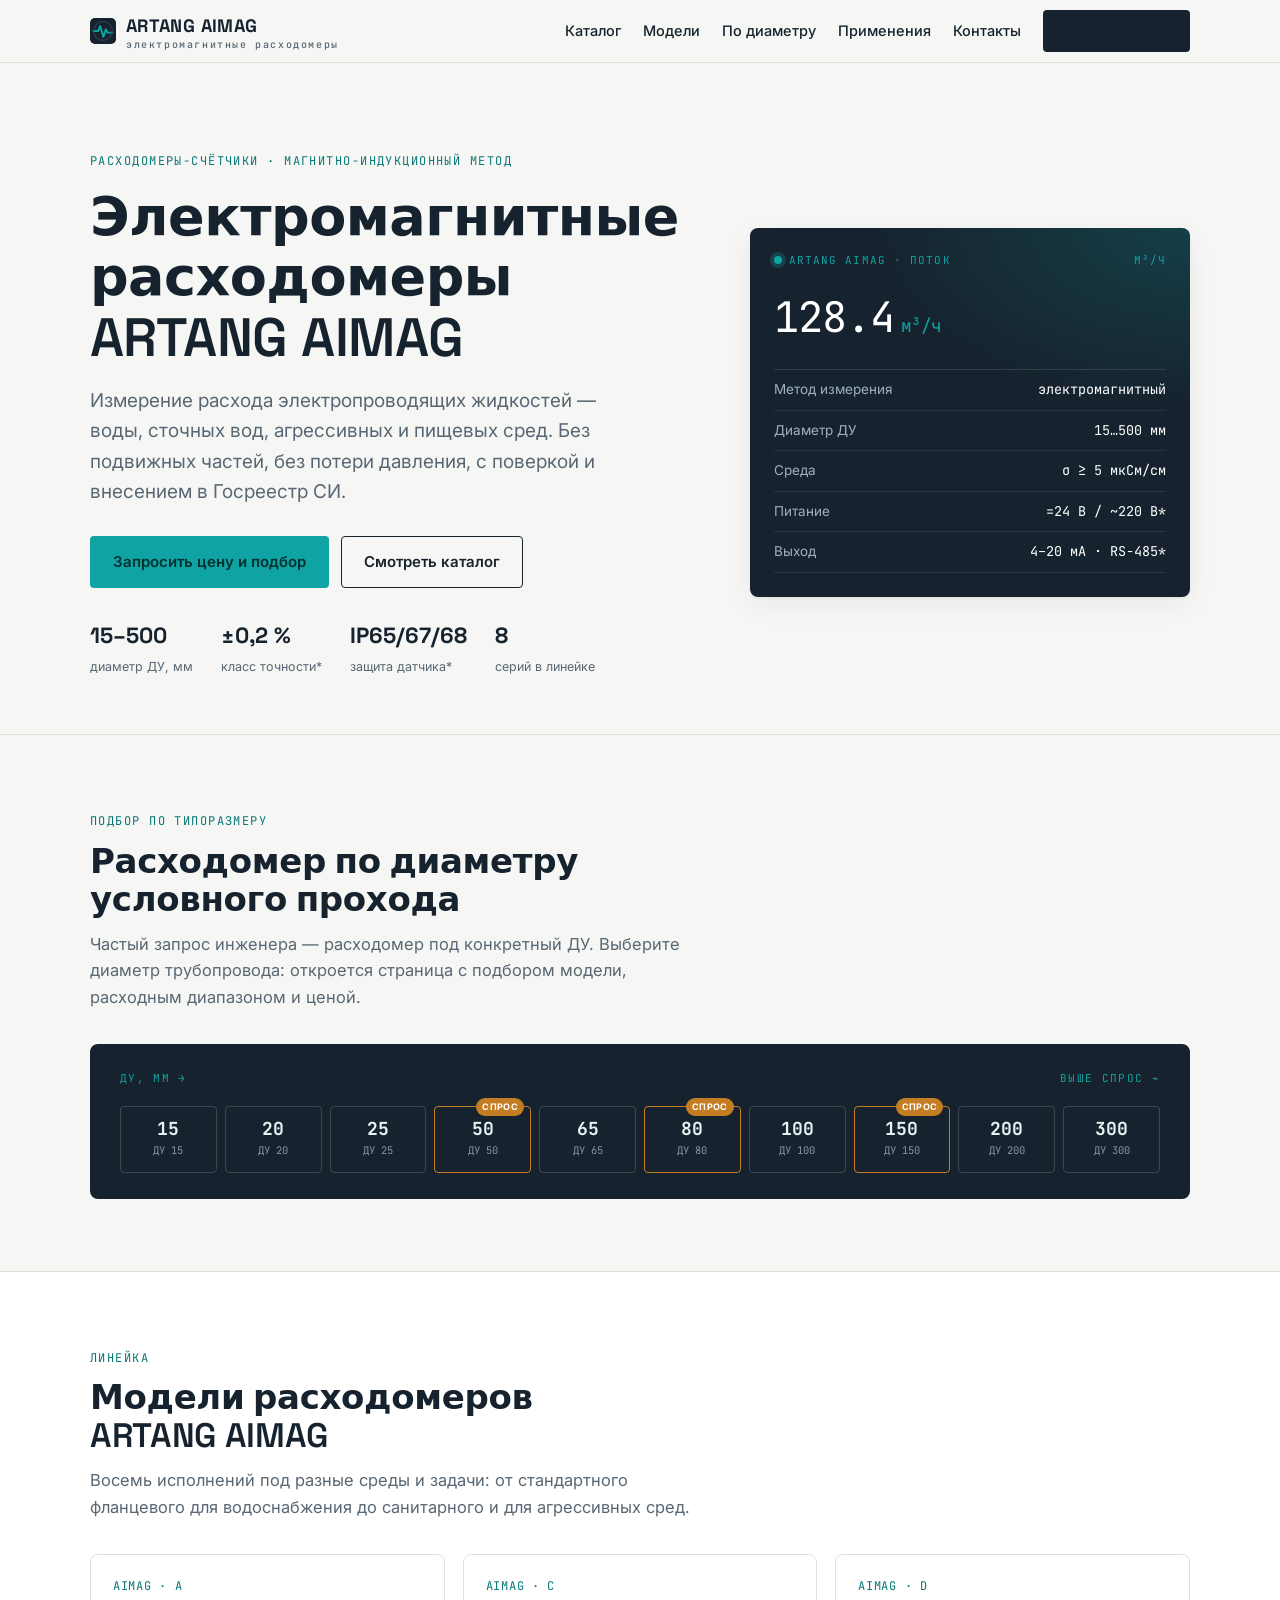
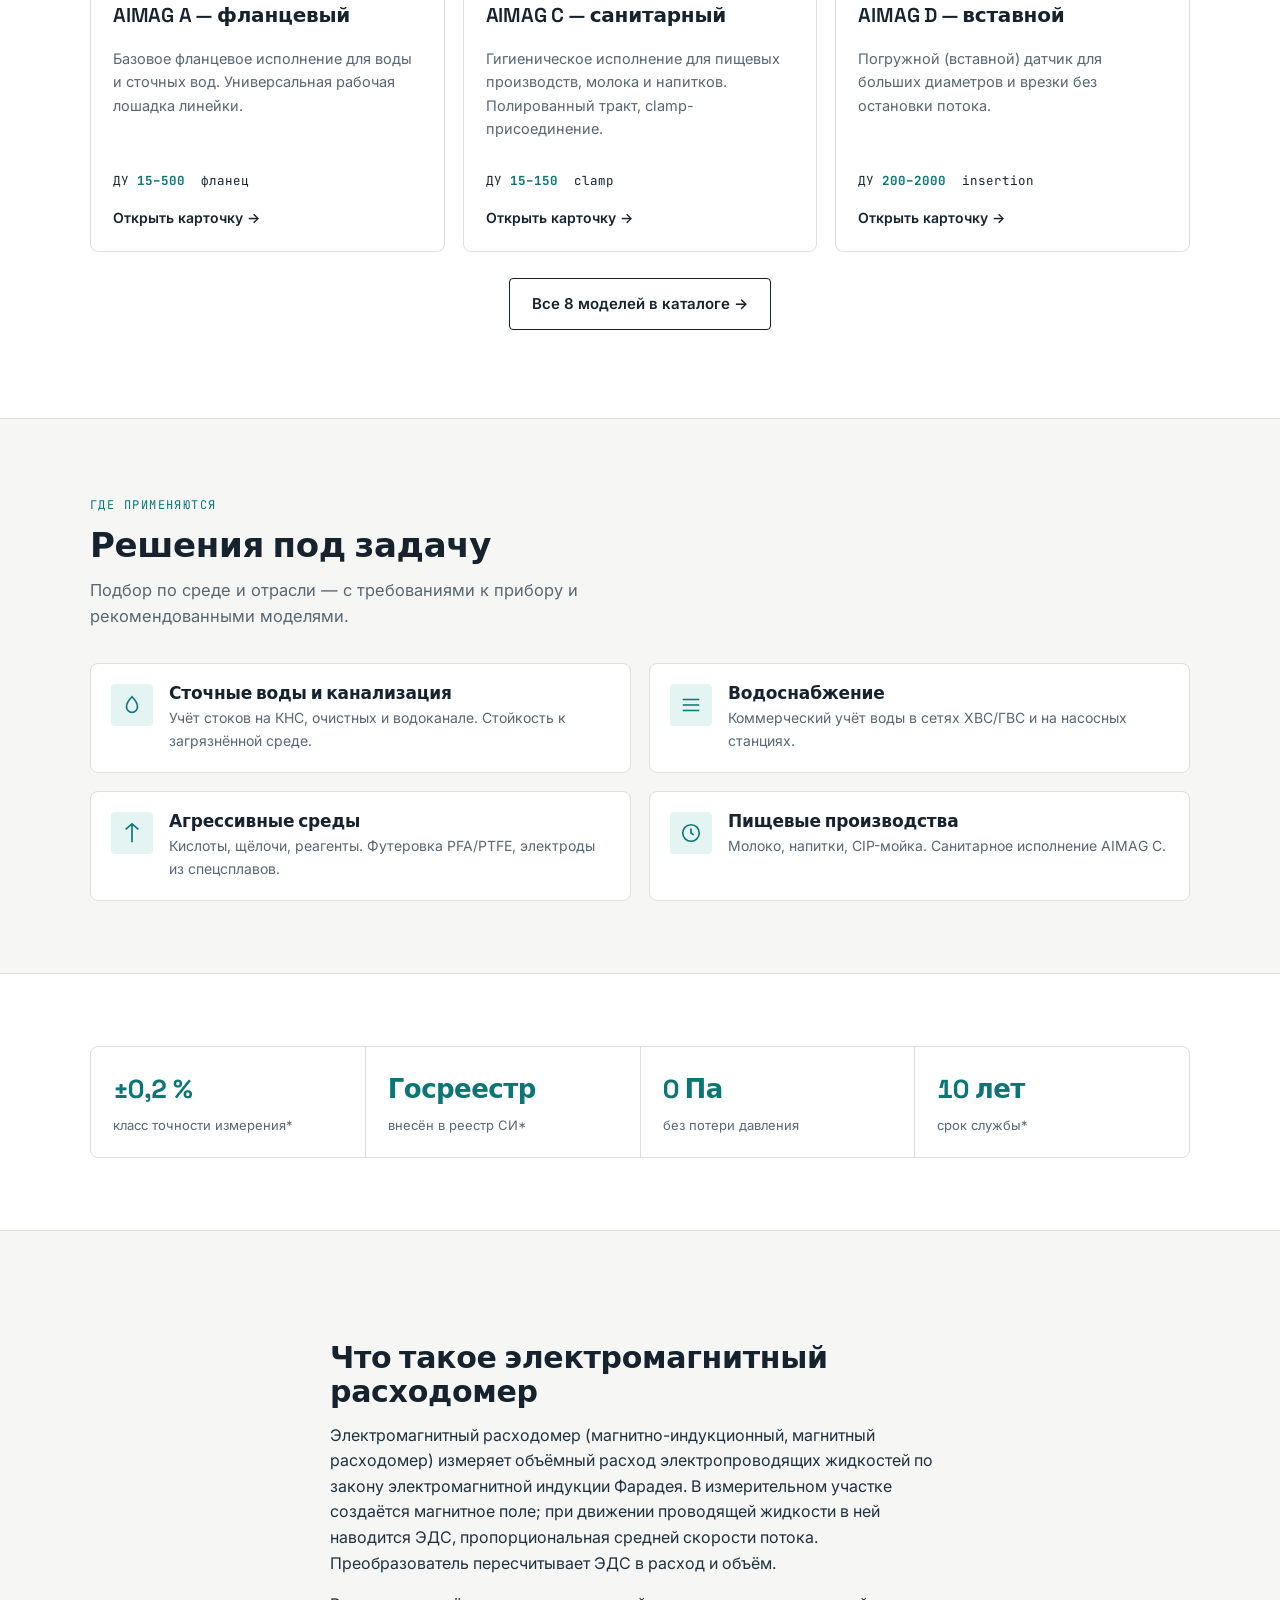
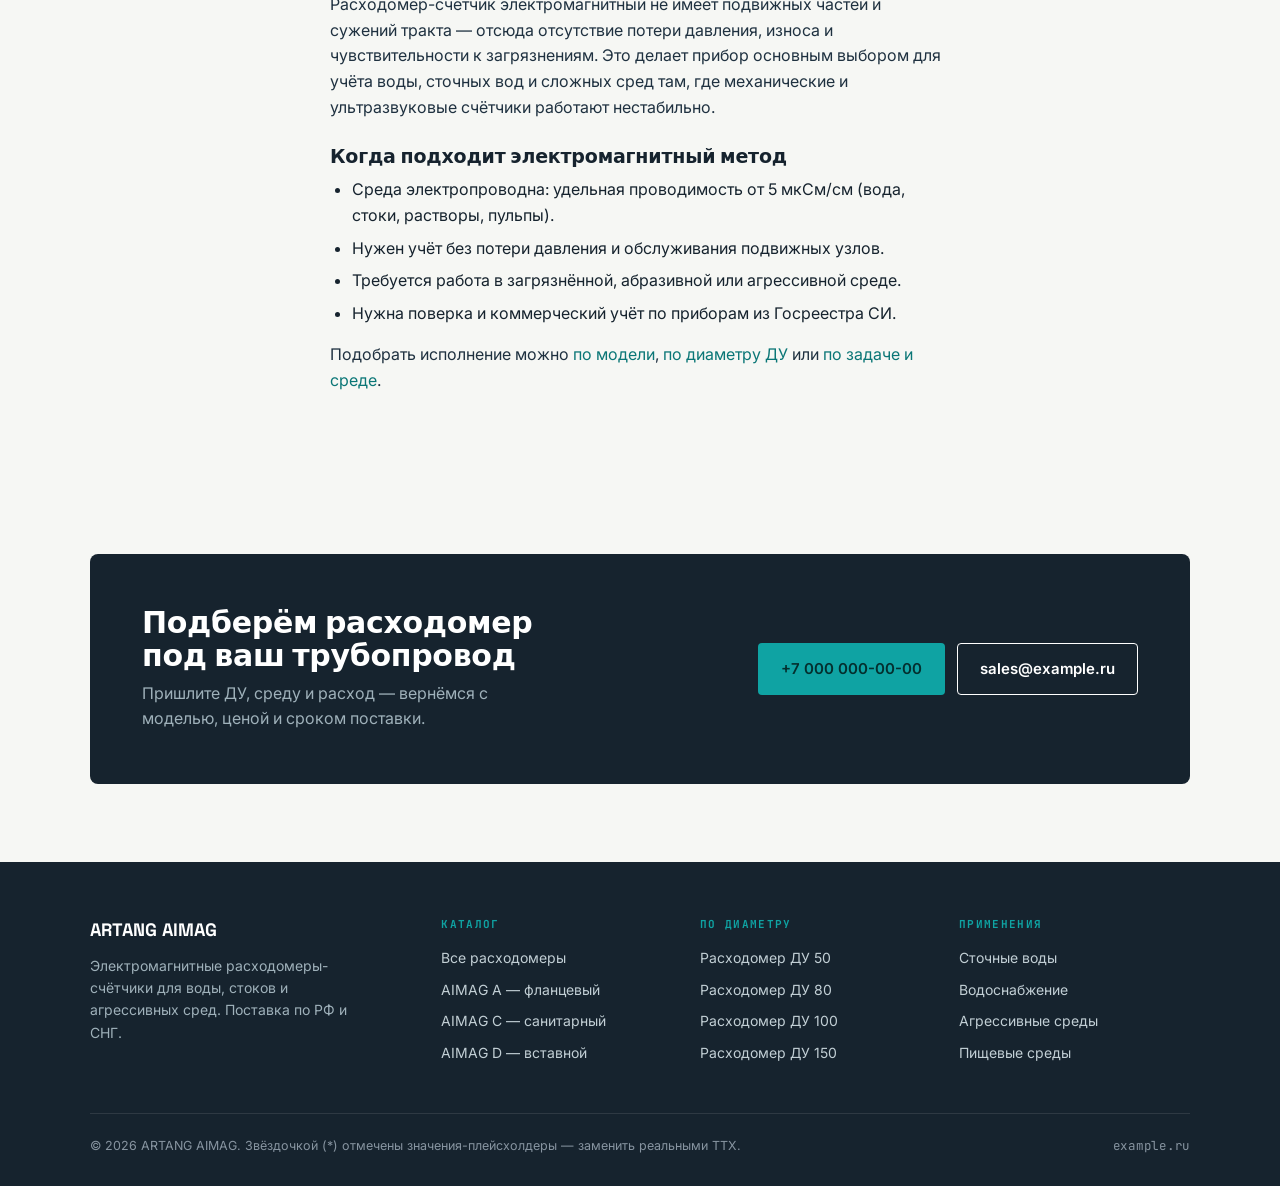
<file: index.html>
<!DOCTYPE html>
<html lang="ru">
<head>
<meta charset="utf-8">
<meta name="viewport" content="width=device-width, initial-scale=1">
<title>Электромагнитные расходомеры ARTANG AIMAG — купить, цена от производителя</title>
<meta name="description" content="Электромагнитные расходомеры ARTANG AIMAG: измерение расхода воды, сточных вод и агрессивных сред. ДУ 15–500, фланцевое и вставное исполнение, класс точности до ±0,2 %. Цена, характеристики, поставка по РФ.">
<link rel="canonical" href="https://example.ru/">
<link rel="icon" href="assets/favicon.svg" type="image/svg+xml">
<meta property="og:type" content="website">
<meta property="og:locale" content="ru_RU">
<meta property="og:title" content="Электромагнитные расходомеры ARTANG AIMAG">
<meta property="og:description" content="Расходомеры-счётчики ARTANG AIMAG для воды, стоков и агрессивных сред. ДУ 15–500, класс точности до ±0,2 %.">
<meta property="og:url" content="https://example.ru/">
<meta property="og:image" content="https://example.ru/assets/og-cover.jpg">
<link rel="preconnect" href="https://fonts.googleapis.com">
<link rel="preconnect" href="https://fonts.gstatic.com" crossorigin>
<link href="https://fonts.googleapis.com/css2?family=Space+Grotesk:wght@500;600;700&family=Inter:wght@400;500;600&family=JetBrains+Mono:wght@400;500;600&display=swap" rel="stylesheet">
<link rel="stylesheet" href="assets/site.css">
<script type="application/ld+json">
{"@context":"https://schema.org","@graph":[
 {"@type":"Organization","@id":"https://example.ru/#org","name":"ARTANG AIMAG","url":"https://example.ru/","logo":"https://example.ru/assets/favicon.svg","description":"Производитель и поставщик электромагнитных расходомеров ARTANG AIMAG.","contactPoint":{"@type":"ContactPoint","telephone":"+7-000-000-00-00","contactType":"sales","areaServed":"RU"}},
 {"@type":"WebSite","@id":"https://example.ru/#website","url":"https://example.ru/","name":"ARTANG AIMAG — электромагнитные расходомеры","publisher":{"@id":"https://example.ru/#org"},"inLanguage":"ru"},
 {"@type":"BreadcrumbList","itemListElement":[{"@type":"ListItem","position":1,"name":"Главная","item":"https://example.ru/"}]}
]}
</script>
</head>
<body>

<header class="site-head">
  <div class="wrap row">
    <a class="brand" href="./">
      <svg class="mark" viewBox="0 0 32 32" aria-hidden="true"><rect width="32" height="32" rx="6" fill="#16232e"/><path d="M4 16h6l2.5-6 4 13 3-9 2 4h6" fill="none" stroke="#0fa3a3" stroke-width="2.4" stroke-linecap="round" stroke-linejoin="round"/><circle cx="16" cy="16" r="11.5" fill="none" stroke="#2c4150" stroke-width="1.4"/></svg>
      <span>ARTANG&nbsp;AIMAG<small>электромагнитные расходомеры</small></span>
    </a>
    <button class="burger" aria-label="Меню" onclick="document.getElementById('nav').classList.toggle('open')">☰</button>
    <nav class="nav" id="nav">
      <a href="elektromagnitnye-rashodomery/">Каталог</a>
      <a href="elektromagnitnye-rashodomery/#modeli">Модели</a>
      <a href="elektromagnitnye-rashodomery/#diametry">По диаметру</a>
      <a href="elektromagnitnye-rashodomery/#primeneniya">Применения</a>
      <a href="#kontakty">Контакты</a>
      <a class="head-cta" href="#zapros">Запросить цену</a>
    </nav>
  </div>
</header>

<main>
  <section class="hero">
    <div class="wrap hero-grid">
      <div>
        <span class="eyebrow">Расходомеры-счётчики · магнитно-индукционный метод</span>
        <h1>Электромагнитные расходомеры ARTANG&nbsp;AIMAG</h1>
        <p class="lede">Измерение расхода электропроводящих жидкостей — воды, сточных вод, агрессивных и пищевых сред. Без подвижных частей, без потери давления, с поверкой и внесением в Госреестр СИ.</p>
        <div class="hero-cta">
          <a class="btn btn-primary" href="#zapros">Запросить цену и подбор</a>
          <a class="btn btn-ghost" href="elektromagnitnye-rashodomery/">Смотреть каталог</a>
        </div>
        <div class="hero-meta">
          <div><b>15–500</b><span>диаметр ДУ, мм</span></div>
          <div><b>±0,2&nbsp;%</b><span>класс точности*</span></div>
          <div><b>IP65/67/68</b><span>защита датчика*</span></div>
          <div><b>8</b><span>серий в линейке</span></div>
        </div>
      </div>
      <aside class="readout" aria-label="Параметры прибора">
        <div class="rd-top"><span><span class="rd-dot"></span>ARTANG AIMAG · поток</span><span>м³/ч</span></div>
        <div class="rd-main mono">128.4<span class="rd-unit">м³/ч</span></div>
        <div class="rd-rows">
          <div class="rd-row"><span class="k">Метод измерения</span><span class="v">электромагнитный</span></div>
          <div class="rd-row"><span class="k">Диаметр ДУ</span><span class="v">15…500 мм</span></div>
          <div class="rd-row"><span class="k">Среда</span><span class="v">σ ≥ 5 мкСм/см</span></div>
          <div class="rd-row"><span class="k">Питание</span><span class="v">=24 В / ~220 В*</span></div>
          <div class="rd-row"><span class="k">Выход</span><span class="v">4–20 мА · RS-485*</span></div>
        </div>
      </aside>
    </div>
  </section>

  <section class="section">
    <div class="wrap">
      <div class="sec-head">
        <span class="eyebrow">Подбор по типоразмеру</span>
        <h2>Расходомер по диаметру условного прохода</h2>
        <p>Частый запрос инженера — расходомер под конкретный ДУ. Выберите диаметр трубопровода: откроется страница с подбором модели, расходным диапазоном и ценой.</p>
      </div>
      <nav class="du-scale" aria-label="Выбор по ДУ">
        <div class="lbl"><span>ДУ, мм →</span><span>выше спрос ⌁</span></div>
        <div class="du-track">
          <a class="du-chip" href="du-50/?d=15"><b>15</b><span>ДУ 15</span></a>
          <a class="du-chip" href="du-50/?d=20"><b>20</b><span>ДУ 20</span></a>
          <a class="du-chip" href="du-50/?d=25"><b>25</b><span>ДУ 25</span></a>
          <a class="du-chip hot" href="du-50/"><b>50</b><span>ДУ 50</span></a>
          <a class="du-chip" href="du-50/?d=65"><b>65</b><span>ДУ 65</span></a>
          <a class="du-chip hot" href="du-50/?d=80"><b>80</b><span>ДУ 80</span></a>
          <a class="du-chip" href="du-50/?d=100"><b>100</b><span>ДУ 100</span></a>
          <a class="du-chip hot" href="du-50/?d=150"><b>150</b><span>ДУ 150</span></a>
          <a class="du-chip" href="du-50/?d=200"><b>200</b><span>ДУ 200</span></a>
          <a class="du-chip" href="du-50/?d=300"><b>300</b><span>ДУ 300</span></a>
        </div>
      </nav>
    </div>
  </section>

  <section class="section alt" id="modeli">
    <div class="wrap">
      <div class="sec-head">
        <span class="eyebrow">Линейка</span>
        <h2>Модели расходомеров ARTANG&nbsp;AIMAG</h2>
        <p>Восемь исполнений под разные среды и задачи: от стандартного фланцевого для водоснабжения до санитарного и для агрессивных сред.</p>
      </div>
      <div class="grid grid-3">
        <a class="card" href="aimag-a/">
          <span class="code">AIMAG&nbsp;·&nbsp;A</span>
          <h3>AIMAG A — фланцевый</h3>
          <p class="desc">Базовое фланцевое исполнение для воды и сточных вод. Универсальная рабочая лошадка линейки.</p>
          <div class="specs"><span>ДУ <b>15–500</b></span><span>фланец</span></div>
          <span class="more">Открыть карточку →</span>
        </a>
        <a class="card" href="aimag-a/">
          <span class="code">AIMAG&nbsp;·&nbsp;C</span>
          <h3>AIMAG C — санитарный</h3>
          <p class="desc">Гигиеническое исполнение для пищевых производств, молока и напитков. Полированный тракт, clamp-присоединение.</p>
          <div class="specs"><span>ДУ <b>15–150</b></span><span>clamp</span></div>
          <span class="more">Открыть карточку →</span>
        </a>
        <a class="card" href="aimag-a/">
          <span class="code">AIMAG&nbsp;·&nbsp;D</span>
          <h3>AIMAG D — вставной</h3>
          <p class="desc">Погружной (вставной) датчик для больших диаметров и врезки без остановки потока.</p>
          <div class="specs"><span>ДУ <b>200–2000</b></span><span>insertion</span></div>
          <span class="more">Открыть карточку →</span>
        </a>
      </div>
      <p class="center" style="margin-top:26px">
        <a class="btn btn-ghost" href="elektromagnitnye-rashodomery/#modeli">Все 8 моделей в каталоге →</a>
      </p>
    </div>
  </section>

  <section class="section">
    <div class="wrap">
      <div class="sec-head">
        <span class="eyebrow">Где применяются</span>
        <h2>Решения под задачу</h2>
        <p>Подбор по среде и отрасли — с требованиями к прибору и рекомендованными моделями.</p>
      </div>
      <div class="grid grid-2">
        <a class="app" href="rashodomer-stochnyh-vod/">
          <span class="ico"><svg width="22" height="22" viewBox="0 0 24 24" fill="none" stroke="currentColor" stroke-width="1.8"><path d="M12 3s6 6 6 11a6 6 0 1 1-12 0c0-5 6-11 6-11z"/></svg></span>
          <div><h3>Сточные воды и канализация</h3><p>Учёт стоков на КНС, очистных и водоканале. Стойкость к загрязнённой среде.</p></div>
        </a>
        <a class="app" href="elektromagnitnye-rashodomery/#primeneniya">
          <span class="ico"><svg width="22" height="22" viewBox="0 0 24 24" fill="none" stroke="currentColor" stroke-width="1.8"><path d="M3 12h18M3 6h18M3 18h18"/></svg></span>
          <div><h3>Водоснабжение</h3><p>Коммерческий учёт воды в сетях ХВС/ГВС и на насосных станциях.</p></div>
        </a>
        <a class="app" href="elektromagnitnye-rashodomery/#primeneniya">
          <span class="ico"><svg width="22" height="22" viewBox="0 0 24 24" fill="none" stroke="currentColor" stroke-width="1.8"><path d="M12 2v20M5 8l7-6 7 6"/></svg></span>
          <div><h3>Агрессивные среды</h3><p>Кислоты, щёлочи, реагенты. Футеровка PFA/PTFE, электроды из спецсплавов.</p></div>
        </a>
        <a class="app" href="elektromagnitnye-rashodomery/#primeneniya">
          <span class="ico"><svg width="22" height="22" viewBox="0 0 24 24" fill="none" stroke="currentColor" stroke-width="1.8"><circle cx="12" cy="12" r="9"/><path d="M12 7v5l3 2"/></svg></span>
          <div><h3>Пищевые производства</h3><p>Молоко, напитки, CIP-мойка. Санитарное исполнение AIMAG C.</p></div>
        </a>
      </div>
    </div>
  </section>

  <section class="section alt">
    <div class="wrap">
      <div class="trust">
        <div><b class="mono">±0,2&nbsp;%</b><span>класс точности измерения*</span></div>
        <div><b class="mono">Госреестр</b><span>внесён в реестр СИ*</span></div>
        <div><b class="mono">0&nbsp;Па</b><span>без потери давления</span></div>
        <div><b class="mono">10&nbsp;лет</b><span>срок службы*</span></div>
      </div>
    </div>
  </section>

  <section class="section">
    <div class="wrap prose">
      <h2>Что такое электромагнитный расходомер</h2>
      <p>Электромагнитный расходомер (магнитно-индукционный, магнитный расходомер) измеряет объёмный расход электропроводящих жидкостей по закону электромагнитной индукции Фарадея. В измерительном участке создаётся магнитное поле; при движении проводящей жидкости в ней наводится ЭДС, пропорциональная средней скорости потока. Преобразователь пересчитывает ЭДС в расход и объём.</p>
      <p>Расходомер-счётчик электромагнитный не имеет подвижных частей и сужений тракта — отсюда отсутствие потери давления, износа и чувствительности к загрязнениям. Это делает прибор основным выбором для учёта воды, сточных вод и сложных сред там, где механические и ультразвуковые счётчики работают нестабильно.</p>
      <h3>Когда подходит электромагнитный метод</h3>
      <ul>
        <li>Среда электропроводна: удельная проводимость от 5 мкСм/см (вода, стоки, растворы, пульпы).</li>
        <li>Нужен учёт без потери давления и обслуживания подвижных узлов.</li>
        <li>Требуется работа в загрязнённой, абразивной или агрессивной среде.</li>
        <li>Нужна поверка и коммерческий учёт по приборам из Госреестра СИ.</li>
      </ul>
      <p>Подобрать исполнение можно <a href="elektromagnitnye-rashodomery/#modeli">по модели</a>, <a href="du-50/">по диаметру ДУ</a> или <a href="rashodomer-stochnyh-vod/">по задаче и среде</a>.</p>
    </div>
  </section>

  <section class="section" id="zapros">
    <div class="wrap">
      <div class="cta-band">
        <div>
          <h2>Подберём расходомер под ваш трубопровод</h2>
          <p>Пришлите ДУ, среду и расход — вернёмся с моделью, ценой и сроком поставки.</p>
        </div>
        <div style="display:flex;gap:12px;flex-wrap:wrap">
          <a class="btn btn-primary" href="tel:+70000000000">+7 000 000-00-00</a>
          <a class="btn btn-ghost" style="color:#fff;border-color:#fff" href="mailto:sales@example.ru">sales@example.ru</a>
        </div>
      </div>
    </div>
  </section>
</main>

<footer class="site-foot" id="kontakty">
  <div class="wrap">
    <div class="foot-grid">
      <div>
        <div class="foot-brand">ARTANG AIMAG</div>
        <p style="margin-top:10px;font-size:14px;max-width:30ch">Электромагнитные расходомеры-счётчики для воды, стоков и агрессивных сред. Поставка по РФ и СНГ.</p>
      </div>
      <div>
        <h4>Каталог</h4>
        <a href="elektromagnitnye-rashodomery/">Все расходомеры</a>
        <a href="aimag-a/">AIMAG A — фланцевый</a>
        <a href="elektromagnitnye-rashodomery/#modeli">AIMAG C — санитарный</a>
        <a href="elektromagnitnye-rashodomery/#modeli">AIMAG D — вставной</a>
      </div>
      <div>
        <h4>По диаметру</h4>
        <a href="du-50/">Расходомер ДУ 50</a>
        <a href="du-50/?d=80">Расходомер ДУ 80</a>
        <a href="du-50/?d=100">Расходомер ДУ 100</a>
        <a href="du-50/?d=150">Расходомер ДУ 150</a>
      </div>
      <div>
        <h4>Применения</h4>
        <a href="rashodomer-stochnyh-vod/">Сточные воды</a>
        <a href="elektromagnitnye-rashodomery/#primeneniya">Водоснабжение</a>
        <a href="elektromagnitnye-rashodomery/#primeneniya">Агрессивные среды</a>
        <a href="elektromagnitnye-rashodomery/#primeneniya">Пищевые среды</a>
      </div>
    </div>
    <div class="foot-bot">
      <span>© 2026 ARTANG AIMAG. Звёздочкой (*) отмечены значения-плейсхолдеры — заменить реальными ТТХ.</span>
      <span class="mono">example.ru</span>
    </div>
  </div>
</footer>

</body>
</html>
</file>
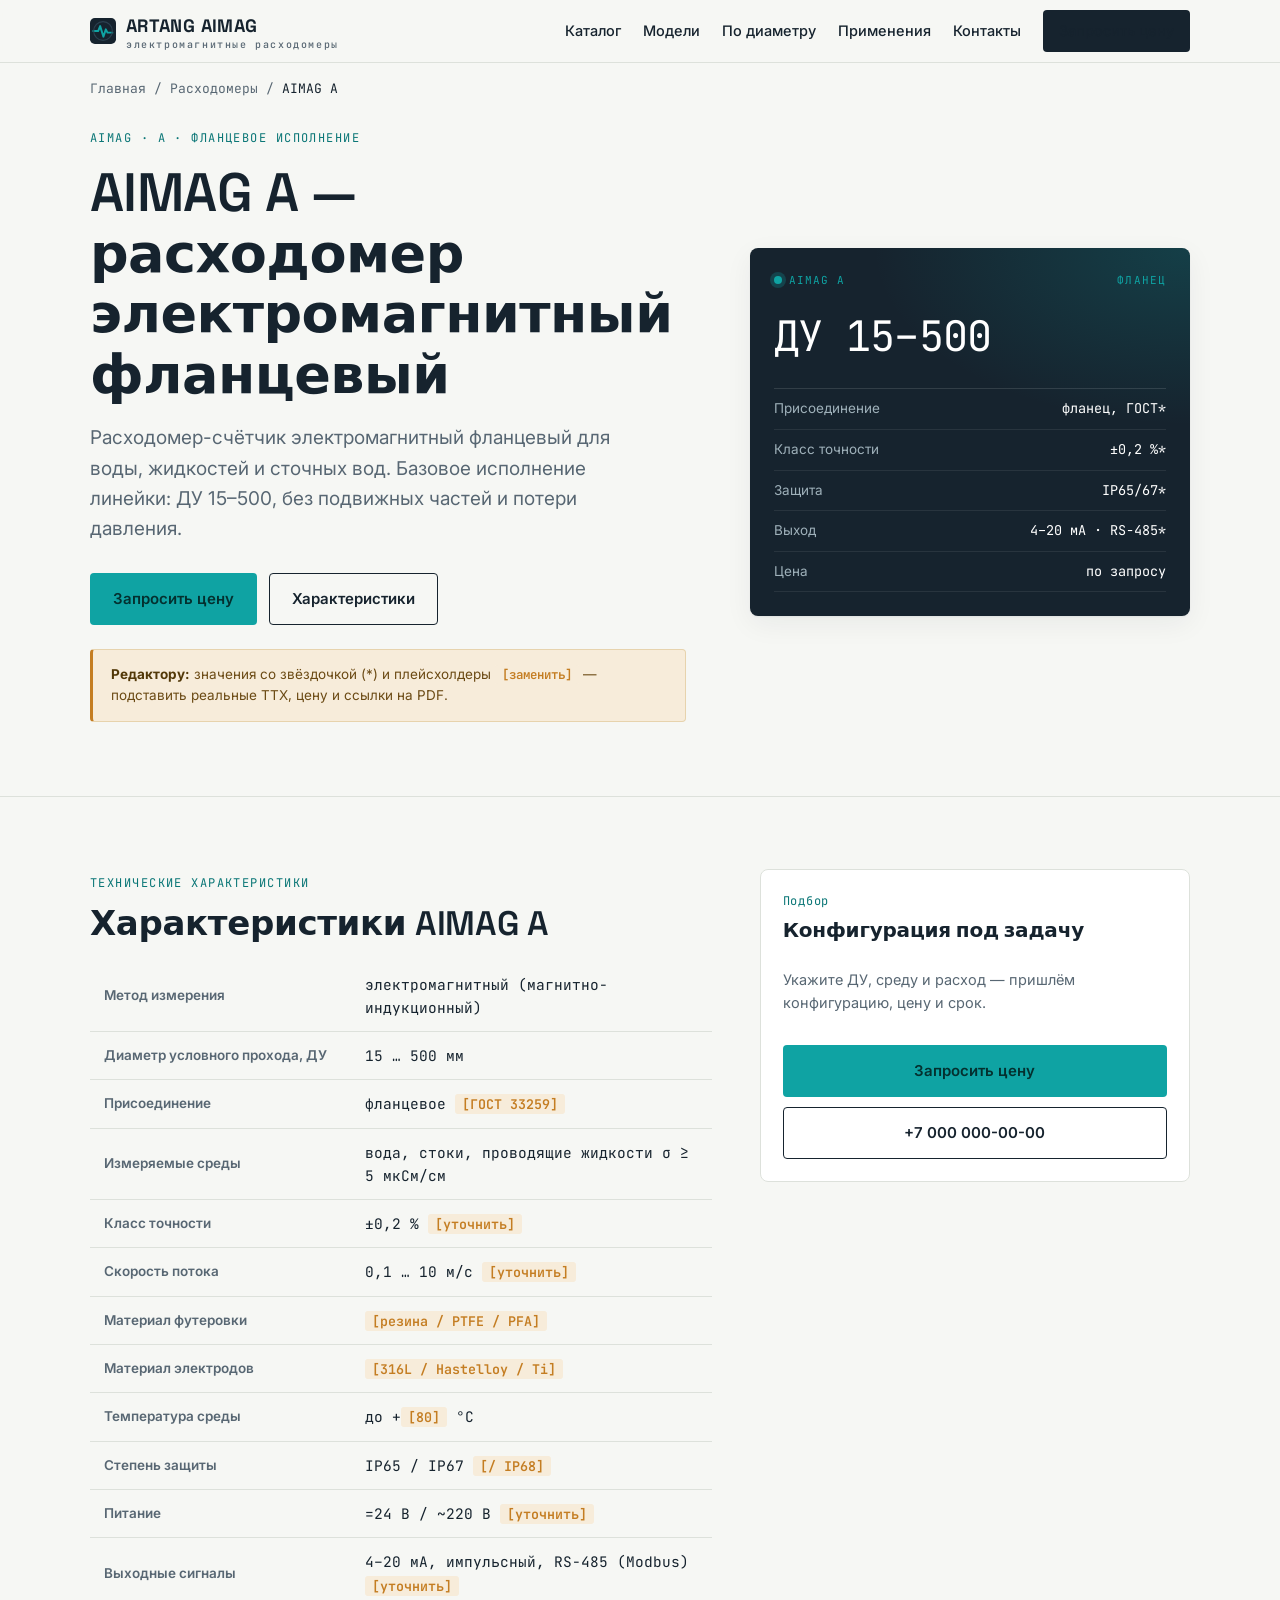
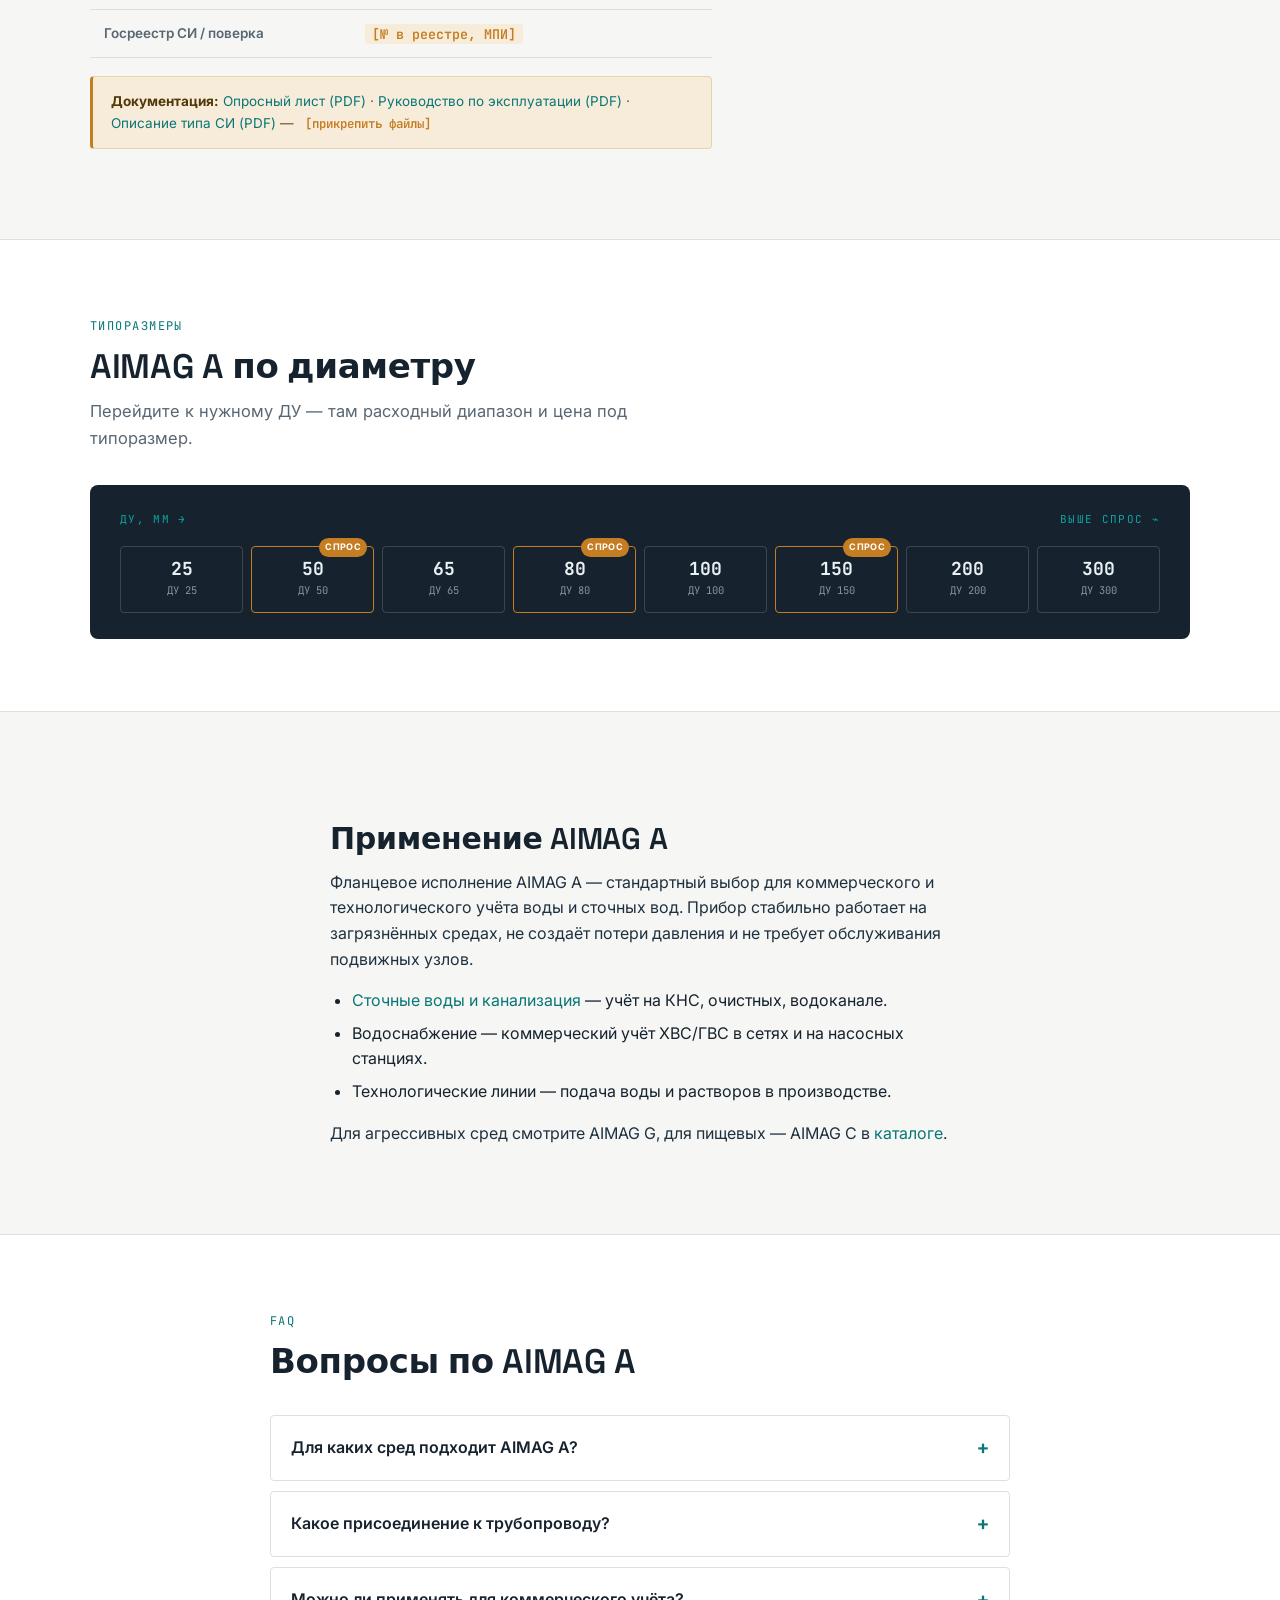
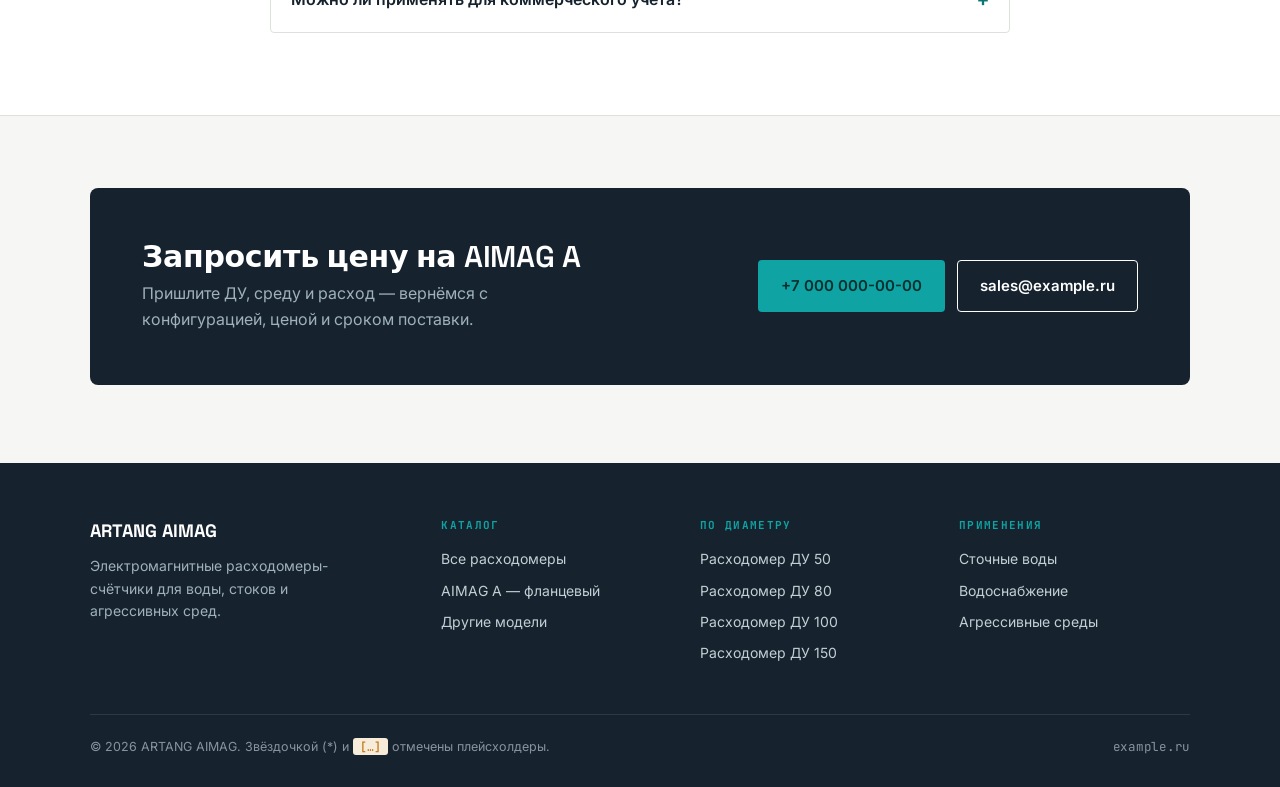
<file: aimag-a/index.html>
<!DOCTYPE html>
<html lang="ru">
<head>
<meta charset="utf-8">
<meta name="viewport" content="width=device-width, initial-scale=1">
<title>AIMAG A — расходомер электромагнитный фланцевый: цена, характеристики, купить</title>
<meta name="description" content="AIMAG A — расходомер-счётчик электромагнитный фланцевый для воды и сточных вод. ДУ 15–500, фланцевое присоединение, выход 4–20 мА / RS-485. Характеристики, документация, цена и подбор.">
<link rel="canonical" href="https://example.ru/aimag-a/">
<link rel="icon" href="../assets/favicon.svg" type="image/svg+xml">
<meta property="og:type" content="product">
<meta property="og:locale" content="ru_RU">
<meta property="og:title" content="AIMAG A — расходомер электромагнитный фланцевый">
<meta property="og:description" content="Фланцевый электромагнитный расходомер-счётчик для воды и стоков. ДУ 15–500.">
<meta property="og:url" content="https://example.ru/aimag-a/">
<link rel="preconnect" href="https://fonts.googleapis.com">
<link rel="preconnect" href="https://fonts.gstatic.com" crossorigin>
<link href="https://fonts.googleapis.com/css2?family=Space+Grotesk:wght@500;600;700&family=Inter:wght@400;500;600&family=JetBrains+Mono:wght@400;500;600&display=swap" rel="stylesheet">
<link rel="stylesheet" href="../assets/site.css">
<script type="application/ld+json">
{"@context":"https://schema.org","@graph":[
 {"@type":"Product","@id":"https://example.ru/aimag-a/#product","name":"AIMAG A — расходомер электромагнитный фланцевый","brand":{"@type":"Brand","name":"ARTANG AIMAG"},"category":"Электромагнитные расходомеры","description":"Фланцевый электромагнитный расходомер-счётчик для воды, жидкостей и сточных вод. ДУ 15–500.","sku":"AIMAG-A","offers":{"@type":"Offer","priceCurrency":"RUB","price":"0","availability":"https://schema.org/InStock","url":"https://example.ru/aimag-a/","seller":{"@type":"Organization","name":"ARTANG AIMAG"}}},
 {"@type":"BreadcrumbList","itemListElement":[
   {"@type":"ListItem","position":1,"name":"Главная","item":"https://example.ru/"},
   {"@type":"ListItem","position":2,"name":"Электромагнитные расходомеры","item":"https://example.ru/elektromagnitnye-rashodomery/"},
   {"@type":"ListItem","position":3,"name":"AIMAG A — фланцевый","item":"https://example.ru/aimag-a/"}]},
 {"@type":"FAQPage","mainEntity":[
   {"@type":"Question","name":"Для каких сред подходит AIMAG A?","acceptedAnswer":{"@type":"Answer","text":"Для электропроводящих жидкостей: питьевой и технической воды, сточных вод, растворов с проводимостью от 5 мкСм/см."}},
   {"@type":"Question","name":"Какое присоединение у AIMAG A?","acceptedAnswer":{"@type":"Answer","text":"Фланцевое присоединение по ГОСТ для ДУ 15–500. Ответные фланцы и крепёж — по запросу."}}]}
]}
</script>
</head>
<body>

<header class="site-head">
  <div class="wrap row">
    <a class="brand" href="../"><svg class="mark" viewBox="0 0 32 32" aria-hidden="true"><rect width="32" height="32" rx="6" fill="#16232e"/><path d="M4 16h6l2.5-6 4 13 3-9 2 4h6" fill="none" stroke="#0fa3a3" stroke-width="2.4" stroke-linecap="round" stroke-linejoin="round"/><circle cx="16" cy="16" r="11.5" fill="none" stroke="#2c4150" stroke-width="1.4"/></svg><span>ARTANG&nbsp;AIMAG<small>электромагнитные расходомеры</small></span></a>
    <button class="burger" aria-label="Меню" onclick="document.getElementById('nav').classList.toggle('open')">☰</button>
    <nav class="nav" id="nav">
      <a href="../elektromagnitnye-rashodomery/">Каталог</a>
      <a href="../elektromagnitnye-rashodomery/#modeli">Модели</a>
      <a href="../elektromagnitnye-rashodomery/#diametry">По диаметру</a>
      <a href="../elektromagnitnye-rashodomery/#primeneniya">Применения</a>
      <a href="../#kontakty">Контакты</a>
      <a class="head-cta" href="#zapros">Запросить цену</a>
    </nav>
  </div>
</header>

<div class="wrap"><nav class="crumbs"><a href="../">Главная</a> / <a href="../elektromagnitnye-rashodomery/">Расходомеры</a> / <span>AIMAG A</span></nav></div>

<main>
  <section class="hero" style="padding-top:8px">
    <div class="wrap hero-grid">
      <div>
        <span class="eyebrow">AIMAG · A · фланцевое исполнение</span>
        <h1>AIMAG A — расходомер электромагнитный фланцевый</h1>
        <p class="lede">Расходомер-счётчик электромагнитный фланцевый для воды, жидкостей и сточных вод. Базовое исполнение линейки: ДУ 15–500, без подвижных частей и потери давления.</p>
        <div class="hero-cta">
          <a class="btn btn-primary" href="#zapros">Запросить цену</a>
          <a class="btn btn-ghost" href="#harakteristiki">Характеристики</a>
        </div>
        <div class="note" style="margin-top:24px"><b>Редактору:</b> значения со звёздочкой (*) и плейсхолдеры <span class="ph">[заменить]</span> — подставить реальные ТТХ, цену и ссылки на PDF.</div>
      </div>
      <aside class="readout" aria-label="Параметры AIMAG A">
        <div class="rd-top"><span><span class="rd-dot"></span>AIMAG A</span><span>фланец</span></div>
        <div class="rd-main mono">ДУ 15–500</div>
        <div class="rd-rows">
          <div class="rd-row"><span class="k">Присоединение</span><span class="v">фланец, ГОСТ*</span></div>
          <div class="rd-row"><span class="k">Класс точности</span><span class="v">±0,2 %*</span></div>
          <div class="rd-row"><span class="k">Защита</span><span class="v">IP65/67*</span></div>
          <div class="rd-row"><span class="k">Выход</span><span class="v">4–20 мА · RS-485*</span></div>
          <div class="rd-row"><span class="k">Цена</span><span class="v">по запросу</span></div>
        </div>
      </aside>
    </div>
  </section>

  <section class="section" id="harakteristiki">
    <div class="wrap" style="display:grid;grid-template-columns:1.3fr .9fr;gap:48px;align-items:start">
      <div>
        <div class="sec-head" style="margin-bottom:18px"><span class="eyebrow">Технические характеристики</span><h2>Характеристики AIMAG A</h2></div>
        <table class="spec-table">
          <tbody>
            <tr><th>Метод измерения</th><td>электромагнитный (магнитно-индукционный)</td></tr>
            <tr><th>Диаметр условного прохода, ДУ</th><td>15 … 500 мм</td></tr>
            <tr><th>Присоединение</th><td>фланцевое <span class="ph">[ГОСТ 33259]</span></td></tr>
            <tr><th>Измеряемые среды</th><td>вода, стоки, проводящие жидкости σ ≥ 5 мкСм/см</td></tr>
            <tr><th>Класс точности</th><td>±0,2 % <span class="ph">[уточнить]</span></td></tr>
            <tr><th>Скорость потока</th><td>0,1 … 10 м/с <span class="ph">[уточнить]</span></td></tr>
            <tr><th>Материал футеровки</th><td><span class="ph">[резина / PTFE / PFA]</span></td></tr>
            <tr><th>Материал электродов</th><td><span class="ph">[316L / Hastelloy / Ti]</span></td></tr>
            <tr><th>Температура среды</th><td>до +<span class="ph">[80]</span> °C</td></tr>
            <tr><th>Степень защиты</th><td>IP65 / IP67 <span class="ph">[/ IP68]</span></td></tr>
            <tr><th>Питание</th><td>=24 В / ~220 В <span class="ph">[уточнить]</span></td></tr>
            <tr><th>Выходные сигналы</th><td>4–20 мА, импульсный, RS-485 (Modbus) <span class="ph">[уточнить]</span></td></tr>
            <tr><th>Госреестр СИ / поверка</th><td><span class="ph">[№ в реестре, МПИ]</span></td></tr>
          </tbody>
        </table>
        <div class="note"><b>Документация:</b> <a href="#">Опросный лист (PDF)</a> · <a href="#">Руководство по эксплуатации (PDF)</a> · <a href="#">Описание типа СИ (PDF)</a> — <span class="ph">[прикрепить файлы]</span></div>
      </div>

      <aside>
        <div class="card" style="position:sticky;top:78px">
          <span class="code">Подбор</span>
          <h3 style="margin-bottom:12px">Конфигурация под задачу</h3>
          <p class="desc" style="flex:none">Укажите ДУ, среду и расход — пришлём конфигурацию, цену и срок.</p>
          <a class="btn btn-primary" style="margin-top:16px;justify-content:center" href="#zapros">Запросить цену</a>
          <a class="btn btn-ghost" style="margin-top:10px;justify-content:center" href="tel:+70000000000">+7 000 000-00-00</a>
        </div>
      </aside>
    </div>
  </section>

  <section class="section alt">
    <div class="wrap">
      <div class="sec-head"><span class="eyebrow">Типоразмеры</span><h2>AIMAG A по диаметру</h2><p>Перейдите к нужному ДУ — там расходный диапазон и цена под типоразмер.</p></div>
      <nav class="du-scale" aria-label="ДУ для AIMAG A">
        <div class="lbl"><span>ДУ, мм →</span><span>выше спрос ⌁</span></div>
        <div class="du-track">
          <a class="du-chip" href="../du-50/?d=25"><b>25</b><span>ДУ 25</span></a>
          <a class="du-chip hot" href="../du-50/"><b>50</b><span>ДУ 50</span></a>
          <a class="du-chip" href="../du-50/?d=65"><b>65</b><span>ДУ 65</span></a>
          <a class="du-chip hot" href="../du-50/?d=80"><b>80</b><span>ДУ 80</span></a>
          <a class="du-chip" href="../du-50/?d=100"><b>100</b><span>ДУ 100</span></a>
          <a class="du-chip hot" href="../du-50/?d=150"><b>150</b><span>ДУ 150</span></a>
          <a class="du-chip" href="../du-50/?d=200"><b>200</b><span>ДУ 200</span></a>
          <a class="du-chip" href="../du-50/?d=300"><b>300</b><span>ДУ 300</span></a>
        </div>
      </nav>
    </div>
  </section>

  <section class="section">
    <div class="wrap prose">
      <h2>Применение AIMAG A</h2>
      <p>Фланцевое исполнение AIMAG A — стандартный выбор для коммерческого и технологического учёта воды и сточных вод. Прибор стабильно работает на загрязнённых средах, не создаёт потери давления и не требует обслуживания подвижных узлов.</p>
      <ul>
        <li><a href="../rashodomer-stochnyh-vod/">Сточные воды и канализация</a> — учёт на КНС, очистных, водоканале.</li>
        <li>Водоснабжение — коммерческий учёт ХВС/ГВС в сетях и на насосных станциях.</li>
        <li>Технологические линии — подача воды и растворов в производстве.</li>
      </ul>
      <p>Для агрессивных сред смотрите AIMAG G, для пищевых — AIMAG C в <a href="../elektromagnitnye-rashodomery/#modeli">каталоге</a>.</p>
    </div>
  </section>

  <section class="section alt">
    <div class="wrap" style="max-width:820px">
      <div class="sec-head"><span class="eyebrow">FAQ</span><h2>Вопросы по AIMAG A</h2></div>
      <div class="faq">
        <details><summary>Для каких сред подходит AIMAG A?</summary><div class="ans">Для электропроводящих жидкостей: питьевой и технической воды, сточных вод, растворов с проводимостью от 5 мкСм/см.</div></details>
        <details><summary>Какое присоединение к трубопроводу?</summary><div class="ans">Фланцевое для ДУ 15–500. Тип фланцев и крепёж уточняются при заказе под ваш стандарт.</div></details>
        <details><summary>Можно ли применять для коммерческого учёта?</summary><div class="ans">Да, при действующей поверке и внесении типа в Госреестр СИ. Сведения предоставляются при заказе.</div></details>
      </div>
    </div>
  </section>

  <section class="section" id="zapros">
    <div class="wrap"><div class="cta-band">
      <div><h2>Запросить цену на AIMAG A</h2><p>Пришлите ДУ, среду и расход — вернёмся с конфигурацией, ценой и сроком поставки.</p></div>
      <div style="display:flex;gap:12px;flex-wrap:wrap">
        <a class="btn btn-primary" href="tel:+70000000000">+7 000 000-00-00</a>
        <a class="btn btn-ghost" style="color:#fff;border-color:#fff" href="mailto:sales@example.ru">sales@example.ru</a>
      </div>
    </div></div>
  </section>
</main>

<footer class="site-foot">
  <div class="wrap">
    <div class="foot-grid">
      <div><div class="foot-brand">ARTANG AIMAG</div><p style="margin-top:10px;font-size:14px;max-width:30ch">Электромагнитные расходомеры-счётчики для воды, стоков и агрессивных сред.</p></div>
      <div><h4>Каталог</h4><a href="../elektromagnitnye-rashodomery/">Все расходомеры</a><a href="../aimag-a/">AIMAG A — фланцевый</a><a href="../elektromagnitnye-rashodomery/#modeli">Другие модели</a></div>
      <div><h4>По диаметру</h4><a href="../du-50/">Расходомер ДУ 50</a><a href="../du-50/?d=80">Расходомер ДУ 80</a><a href="../du-50/?d=100">Расходомер ДУ 100</a><a href="../du-50/?d=150">Расходомер ДУ 150</a></div>
      <div><h4>Применения</h4><a href="../rashodomer-stochnyh-vod/">Сточные воды</a><a href="../elektromagnitnye-rashodomery/#primeneniya">Водоснабжение</a><a href="../elektromagnitnye-rashodomery/#primeneniya">Агрессивные среды</a></div>
    </div>
    <div class="foot-bot"><span>© 2026 ARTANG AIMAG. Звёздочкой (*) и <span class="ph">[…]</span> отмечены плейсхолдеры.</span><span class="mono">example.ru</span></div>
  </div>
</footer>
</body>
</html>
</file>
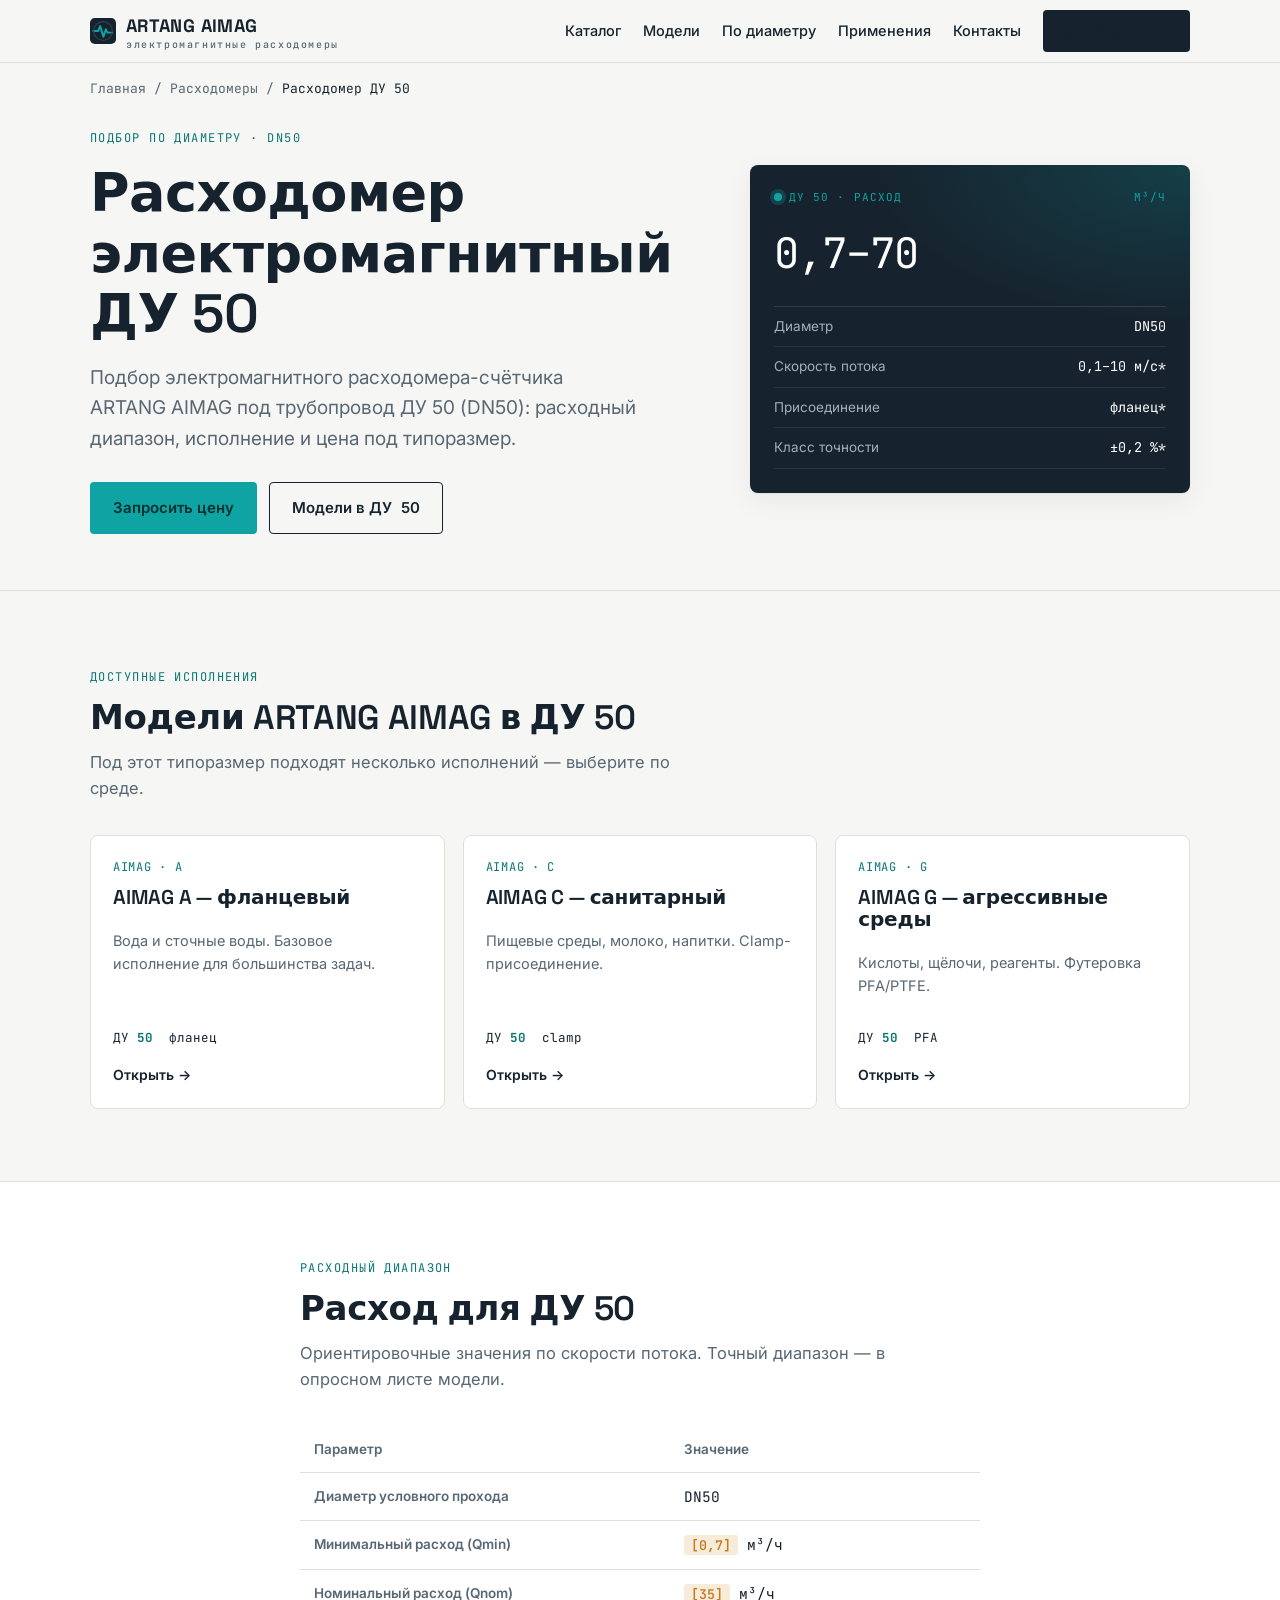
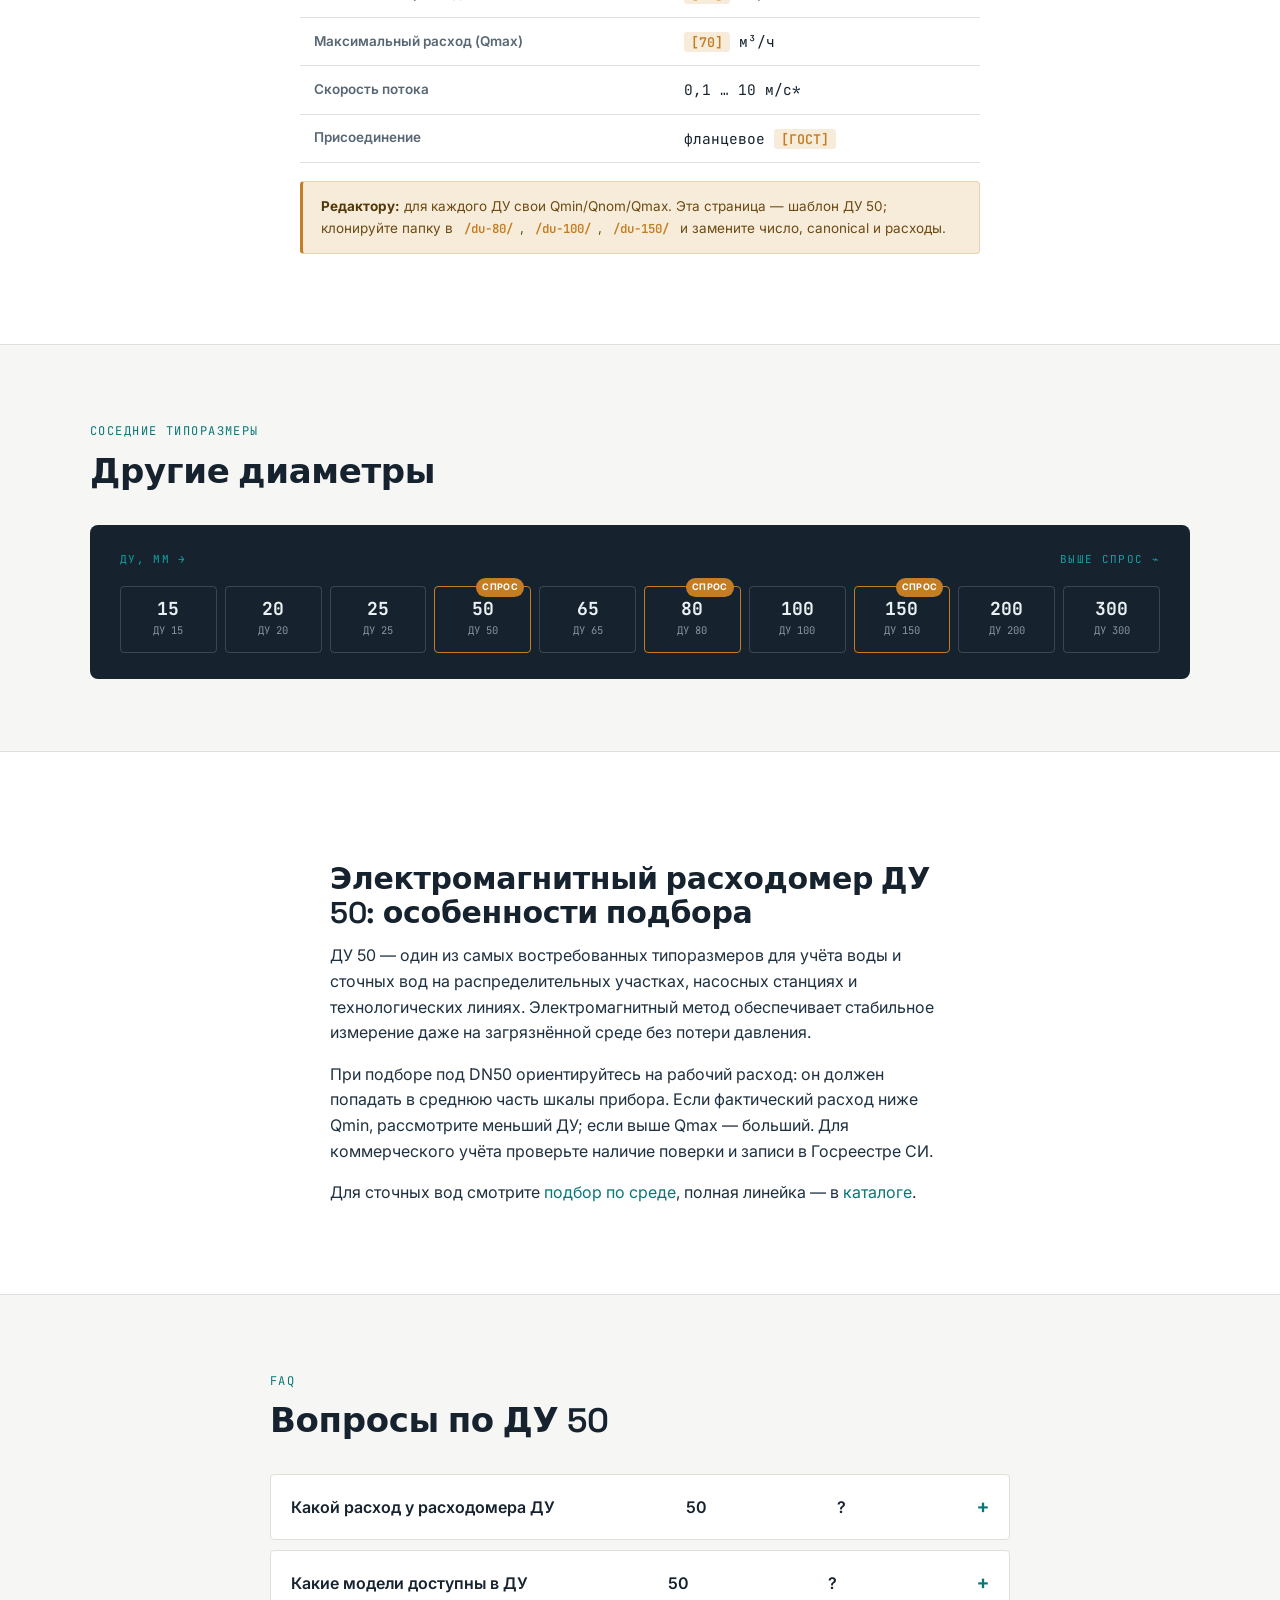
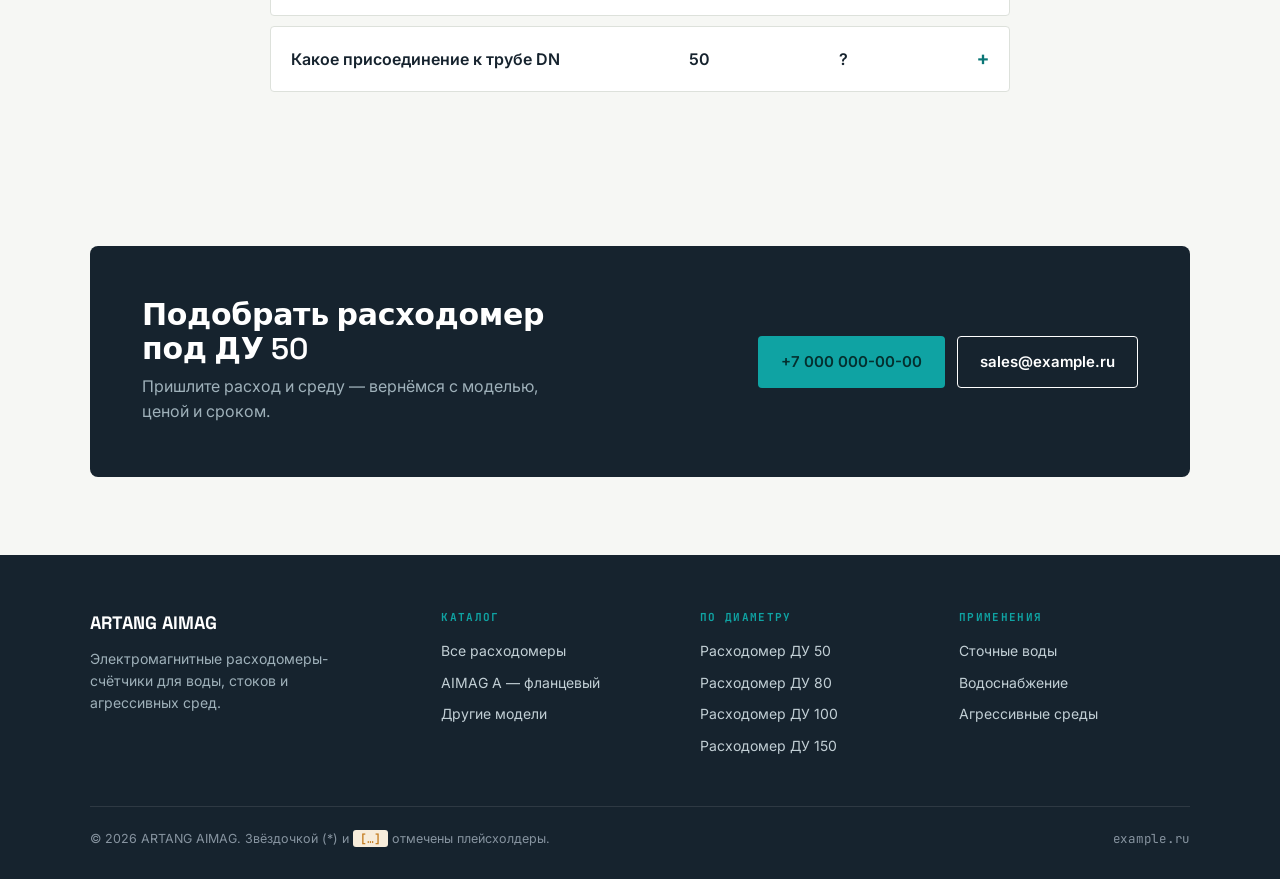
<file: du-50/index.html>
<!DOCTYPE html>
<html lang="ru">
<head>
<meta charset="utf-8">
<meta name="viewport" content="width=device-width, initial-scale=1">
<title id="t">Расходомер электромагнитный ДУ 50 — подбор, расход, цена | ARTANG AIMAG</title>
<meta name="description" id="md" content="Электромагнитный расходомер ДУ 50: подбор модели ARTANG AIMAG под трубопровод DN50, расходный диапазон, фланцевое присоединение, цена и характеристики. Учёт воды и сточных вод.">
<link rel="canonical" href="https://example.ru/du-50/">
<link rel="icon" href="../assets/favicon.svg" type="image/svg+xml">
<meta property="og:type" content="website">
<meta property="og:locale" content="ru_RU">
<meta property="og:title" content="Расходомер электромагнитный ДУ 50 — ARTANG AIMAG">
<meta property="og:description" content="Подбор электромагнитного расходомера под ДУ 50: модель, расход, цена.">
<meta property="og:url" content="https://example.ru/du-50/">
<link rel="preconnect" href="https://fonts.googleapis.com">
<link rel="preconnect" href="https://fonts.gstatic.com" crossorigin>
<link href="https://fonts.googleapis.com/css2?family=Space+Grotesk:wght@500;600;700&family=Inter:wght@400;500;600&family=JetBrains+Mono:wght@400;500;600&display=swap" rel="stylesheet">
<link rel="stylesheet" href="../assets/site.css">
<script type="application/ld+json">
{"@context":"https://schema.org","@graph":[
 {"@type":"BreadcrumbList","itemListElement":[
   {"@type":"ListItem","position":1,"name":"Главная","item":"https://example.ru/"},
   {"@type":"ListItem","position":2,"name":"Электромагнитные расходомеры","item":"https://example.ru/elektromagnitnye-rashodomery/"},
   {"@type":"ListItem","position":3,"name":"Расходомер ДУ 50","item":"https://example.ru/du-50/"}]},
 {"@type":"FAQPage","mainEntity":[
   {"@type":"Question","name":"Какой расход у электромагнитного расходомера ДУ 50?","acceptedAnswer":{"@type":"Answer","text":"Для ДУ 50 типовой рабочий диапазон расхода составляет ориентировочно 0,7–70 м³/ч при скорости потока 0,1–10 м/с. Точные значения зависят от модели."}},
   {"@type":"Question","name":"Какие модели ARTANG AIMAG выпускаются в ДУ 50?","acceptedAnswer":{"@type":"Answer","text":"В типоразмере ДУ 50 доступны фланцевый AIMAG A, санитарный AIMAG C и исполнение для агрессивных сред AIMAG G."}}]}
]}
</script>
</head>
<body>

<header class="site-head">
  <div class="wrap row">
    <a class="brand" href="../"><svg class="mark" viewBox="0 0 32 32" aria-hidden="true"><rect width="32" height="32" rx="6" fill="#16232e"/><path d="M4 16h6l2.5-6 4 13 3-9 2 4h6" fill="none" stroke="#0fa3a3" stroke-width="2.4" stroke-linecap="round" stroke-linejoin="round"/><circle cx="16" cy="16" r="11.5" fill="none" stroke="#2c4150" stroke-width="1.4"/></svg><span>ARTANG&nbsp;AIMAG<small>электромагнитные расходомеры</small></span></a>
    <button class="burger" aria-label="Меню" onclick="document.getElementById('nav').classList.toggle('open')">☰</button>
    <nav class="nav" id="nav">
      <a href="../elektromagnitnye-rashodomery/">Каталог</a>
      <a href="../elektromagnitnye-rashodomery/#modeli">Модели</a>
      <a href="../elektromagnitnye-rashodomery/#diametry">По диаметру</a>
      <a href="../elektromagnitnye-rashodomery/#primeneniya">Применения</a>
      <a href="../#kontakty">Контакты</a>
      <a class="head-cta" href="#zapros">Запросить цену</a>
    </nav>
  </div>
</header>

<div class="wrap"><nav class="crumbs"><a href="../">Главная</a> / <a href="../elektromagnitnye-rashodomery/">Расходомеры</a> / <span id="cr">Расходомер ДУ 50</span></nav></div>

<main>
  <section class="hero" style="padding-top:8px">
    <div class="wrap hero-grid">
      <div>
        <span class="eyebrow">Подбор по диаметру · DN<span class="du-n">50</span></span>
        <h1 id="h1">Расходомер электромагнитный ДУ <span class="du-n">50</span></h1>
        <p class="lede">Подбор электромагнитного расходомера-счётчика ARTANG AIMAG под трубопровод ДУ <span class="du-n">50</span> (DN<span class="du-n">50</span>): расходный диапазон, исполнение и цена под типоразмер.</p>
        <div class="hero-cta">
          <a class="btn btn-primary" href="#zapros">Запросить цену</a>
          <a class="btn btn-ghost" href="#modeli-du">Модели в ДУ <span class="du-n">50</span></a>
        </div>
      </div>
      <aside class="readout" aria-label="Параметры ДУ 50">
        <div class="rd-top"><span><span class="rd-dot"></span>ДУ <span class="du-n">50</span> · расход</span><span>м³/ч</span></div>
        <div class="rd-main mono"><span id="qmax">0,7–70</span></div>
        <div class="rd-rows">
          <div class="rd-row"><span class="k">Диаметр</span><span class="v">DN<span class="du-n">50</span></span></div>
          <div class="rd-row"><span class="k">Скорость потока</span><span class="v">0,1–10 м/с*</span></div>
          <div class="rd-row"><span class="k">Присоединение</span><span class="v">фланец*</span></div>
          <div class="rd-row"><span class="k">Класс точности</span><span class="v">±0,2 %*</span></div>
        </div>
      </aside>
    </div>
  </section>

  <section class="section" id="modeli-du">
    <div class="wrap">
      <div class="sec-head"><span class="eyebrow">Доступные исполнения</span><h2 id="h2m">Модели ARTANG AIMAG в ДУ <span class="du-n">50</span></h2><p>Под этот типоразмер подходят несколько исполнений — выберите по среде.</p></div>
      <div class="grid grid-3">
        <a class="card" href="../aimag-a/"><span class="code">AIMAG · A</span><h3>AIMAG A — фланцевый</h3><p class="desc">Вода и сточные воды. Базовое исполнение для большинства задач.</p><div class="specs"><span>ДУ <b class="du-n">50</b></span><span>фланец</span></div><span class="more">Открыть →</span></a>
        <a class="card" href="../aimag-a/"><span class="code">AIMAG · C</span><h3>AIMAG C — санитарный</h3><p class="desc">Пищевые среды, молоко, напитки. Clamp-присоединение.</p><div class="specs"><span>ДУ <b class="du-n">50</b></span><span>clamp</span></div><span class="more">Открыть →</span></a>
        <a class="card" href="../aimag-a/"><span class="code">AIMAG · G</span><h3>AIMAG G — агрессивные среды</h3><p class="desc">Кислоты, щёлочи, реагенты. Футеровка PFA/PTFE.</p><div class="specs"><span>ДУ <b class="du-n">50</b></span><span>PFA</span></div><span class="more">Открыть →</span></a>
      </div>
    </div>
  </section>

  <section class="section alt">
    <div class="wrap" style="max-width:760px">
      <div class="sec-head"><span class="eyebrow">Расходный диапазон</span><h2>Расход для ДУ <span class="du-n">50</span></h2><p>Ориентировочные значения по скорости потока. Точный диапазон — в опросном листе модели.</p></div>
      <table class="spec-table">
        <thead><tr><th style="width:50%">Параметр</th><th>Значение</th></tr></thead>
        <tbody>
          <tr><th>Диаметр условного прохода</th><td>DN<span class="du-n">50</span></td></tr>
          <tr><th>Минимальный расход (Qmin)</th><td><span class="ph">[0,7]</span> м³/ч</td></tr>
          <tr><th>Номинальный расход (Qnom)</th><td><span class="ph">[35]</span> м³/ч</td></tr>
          <tr><th>Максимальный расход (Qmax)</th><td><span class="ph">[70]</span> м³/ч</td></tr>
          <tr><th>Скорость потока</th><td>0,1 … 10 м/с*</td></tr>
          <tr><th>Присоединение</th><td>фланцевое <span class="ph">[ГОСТ]</span></td></tr>
        </tbody>
      </table>
      <div class="note"><b>Редактору:</b> для каждого ДУ свои Qmin/Qnom/Qmax. Эта страница — шаблон ДУ 50; клонируйте папку в <span class="ph">/du-80/</span>, <span class="ph">/du-100/</span>, <span class="ph">/du-150/</span> и замените число, canonical и расходы.</div>
    </div>
  </section>

  <section class="section">
    <div class="wrap">
      <div class="sec-head"><span class="eyebrow">Соседние типоразмеры</span><h2>Другие диаметры</h2></div>
      <nav class="du-scale" aria-label="Другие ДУ">
        <div class="lbl"><span>ДУ, мм →</span><span>выше спрос ⌁</span></div>
        <div class="du-track">
          <a class="du-chip" href="../du-50/?d=15"><b>15</b><span>ДУ 15</span></a>
          <a class="du-chip" href="../du-50/?d=20"><b>20</b><span>ДУ 20</span></a>
          <a class="du-chip" href="../du-50/?d=25"><b>25</b><span>ДУ 25</span></a>
          <a class="du-chip hot" href="../du-50/"><b>50</b><span>ДУ 50</span></a>
          <a class="du-chip" href="../du-50/?d=65"><b>65</b><span>ДУ 65</span></a>
          <a class="du-chip hot" href="../du-50/?d=80"><b>80</b><span>ДУ 80</span></a>
          <a class="du-chip" href="../du-50/?d=100"><b>100</b><span>ДУ 100</span></a>
          <a class="du-chip hot" href="../du-50/?d=150"><b>150</b><span>ДУ 150</span></a>
          <a class="du-chip" href="../du-50/?d=200"><b>200</b><span>ДУ 200</span></a>
          <a class="du-chip" href="../du-50/?d=300"><b>300</b><span>ДУ 300</span></a>
        </div>
      </nav>
    </div>
  </section>

  <section class="section alt">
    <div class="wrap prose">
      <h2>Электромагнитный расходомер ДУ <span class="du-n">50</span>: особенности подбора</h2>
      <p>ДУ <span class="du-n">50</span> — один из самых востребованных типоразмеров для учёта воды и сточных вод на распределительных участках, насосных станциях и технологических линиях. Электромагнитный метод обеспечивает стабильное измерение даже на загрязнённой среде без потери давления.</p>
      <p>При подборе под DN<span class="du-n">50</span> ориентируйтесь на рабочий расход: он должен попадать в среднюю часть шкалы прибора. Если фактический расход ниже Qmin, рассмотрите меньший ДУ; если выше Qmax — больший. Для коммерческого учёта проверьте наличие поверки и записи в Госреестре СИ.</p>
      <p>Для сточных вод смотрите <a href="../rashodomer-stochnyh-vod/">подбор по среде</a>, полная линейка — в <a href="../elektromagnitnye-rashodomery/#modeli">каталоге</a>.</p>
    </div>
  </section>

  <section class="section">
    <div class="wrap" style="max-width:820px">
      <div class="sec-head"><span class="eyebrow">FAQ</span><h2>Вопросы по ДУ <span class="du-n">50</span></h2></div>
      <div class="faq">
        <details><summary>Какой расход у расходомера ДУ <span class="du-n">50</span>?</summary><div class="ans">Ориентировочно 0,7–70 м³/ч при скорости 0,1–10 м/с. Точный диапазон зависит от модели и указывается в опросном листе.</div></details>
        <details><summary>Какие модели доступны в ДУ <span class="du-n">50</span>?</summary><div class="ans">Фланцевый AIMAG A, санитарный AIMAG C и AIMAG G для агрессивных сред.</div></details>
        <details><summary>Какое присоединение к трубе DN<span class="du-n">50</span>?</summary><div class="ans">Фланцевое по ГОСТ. Тип фланца уточняется под ваш проект.</div></details>
      </div>
    </div>
  </section>

  <section class="section" id="zapros">
    <div class="wrap"><div class="cta-band">
      <div><h2>Подобрать расходомер под ДУ <span class="du-n">50</span></h2><p>Пришлите расход и среду — вернёмся с моделью, ценой и сроком.</p></div>
      <div style="display:flex;gap:12px;flex-wrap:wrap">
        <a class="btn btn-primary" href="tel:+70000000000">+7 000 000-00-00</a>
        <a class="btn btn-ghost" style="color:#fff;border-color:#fff" href="mailto:sales@example.ru">sales@example.ru</a>
      </div>
    </div></div>
  </section>
</main>

<footer class="site-foot">
  <div class="wrap">
    <div class="foot-grid">
      <div><div class="foot-brand">ARTANG AIMAG</div><p style="margin-top:10px;font-size:14px;max-width:30ch">Электромагнитные расходомеры-счётчики для воды, стоков и агрессивных сред.</p></div>
      <div><h4>Каталог</h4><a href="../elektromagnitnye-rashodomery/">Все расходомеры</a><a href="../aimag-a/">AIMAG A — фланцевый</a><a href="../elektromagnitnye-rashodomery/#modeli">Другие модели</a></div>
      <div><h4>По диаметру</h4><a href="../du-50/">Расходомер ДУ 50</a><a href="../du-50/?d=80">Расходомер ДУ 80</a><a href="../du-50/?d=100">Расходомер ДУ 100</a><a href="../du-50/?d=150">Расходомер ДУ 150</a></div>
      <div><h4>Применения</h4><a href="../rashodomer-stochnyh-vod/">Сточные воды</a><a href="../elektromagnitnye-rashodomery/#primeneniya">Водоснабжение</a><a href="../elektromagnitnye-rashodomery/#primeneniya">Агрессивные среды</a></div>
    </div>
    <div class="foot-bot"><span>© 2026 ARTANG AIMAG. Звёздочкой (*) и <span class="ph">[…]</span> отмечены плейсхолдеры.</span><span class="mono">example.ru</span></div>
  </div>
</footer>

<script>
/* Демонстрация шаблона: ?d=80 визуально подменяет ДУ.
   ВАЖНО для SEO: каждый ДУ должен быть отдельной статической страницей
   (/du-80/, /du-100/ ...), а не параметром. Это только превью клонирования. */
(function(){
  var p=new URLSearchParams(location.search), d=p.get('d');
  if(!d) return;
  document.querySelectorAll('.du-n').forEach(function(el){el.textContent=d;});
  document.title='Расходомер электромагнитный ДУ '+d+' — подбор, расход, цена | ARTANG AIMAG';
})();
</script>
</body>
</html>
</file>
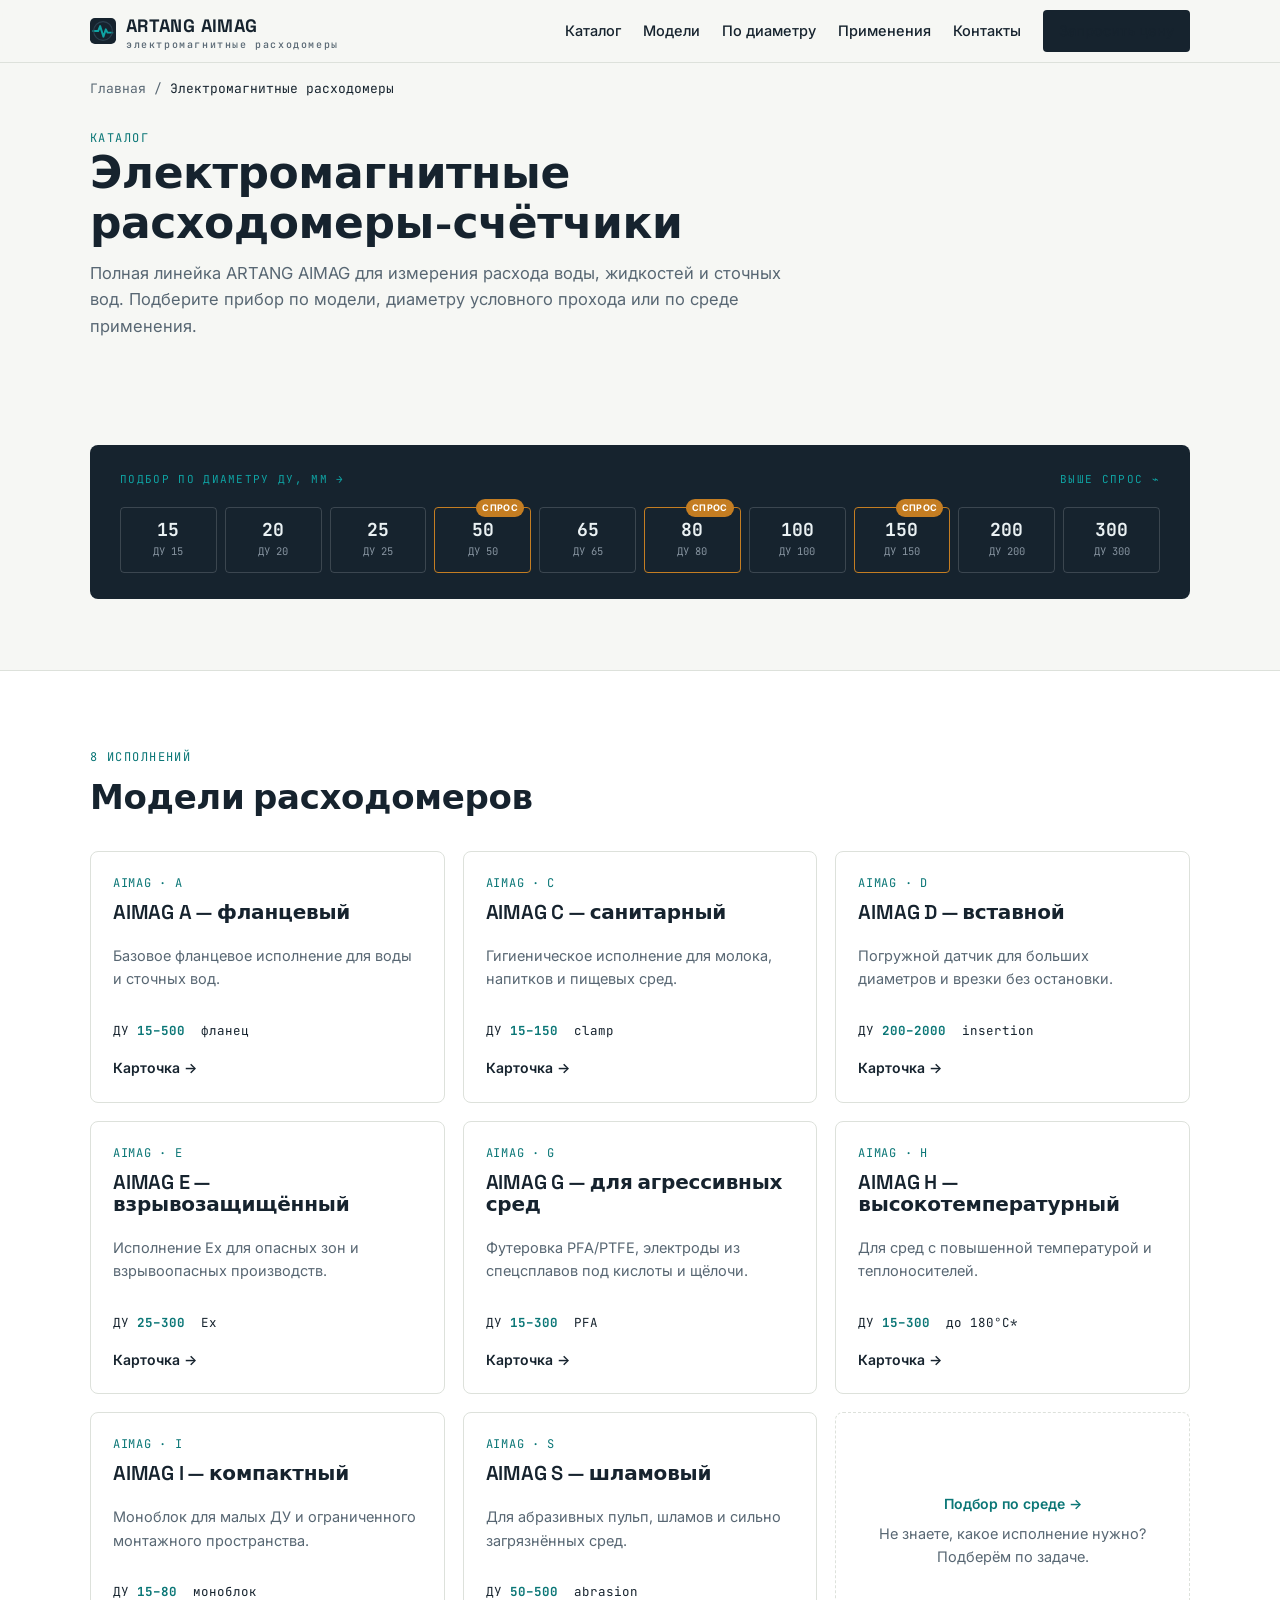
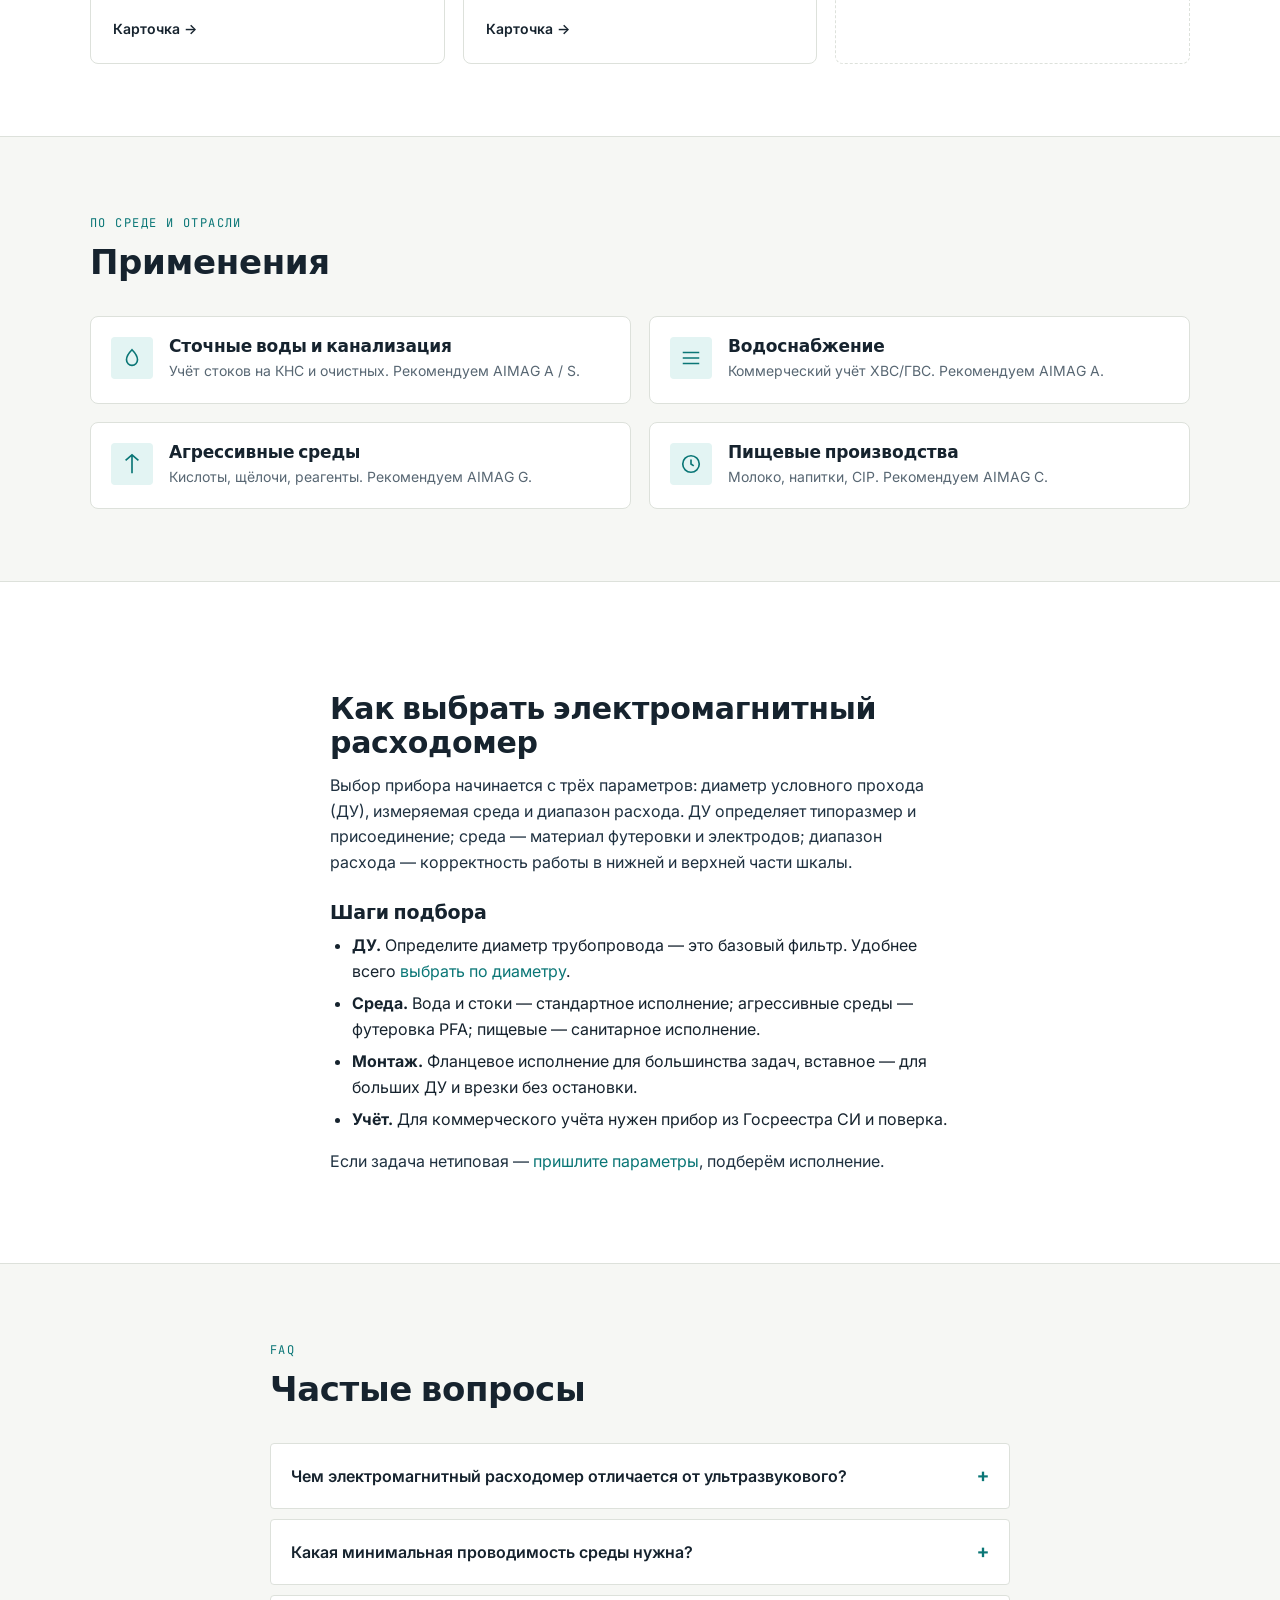
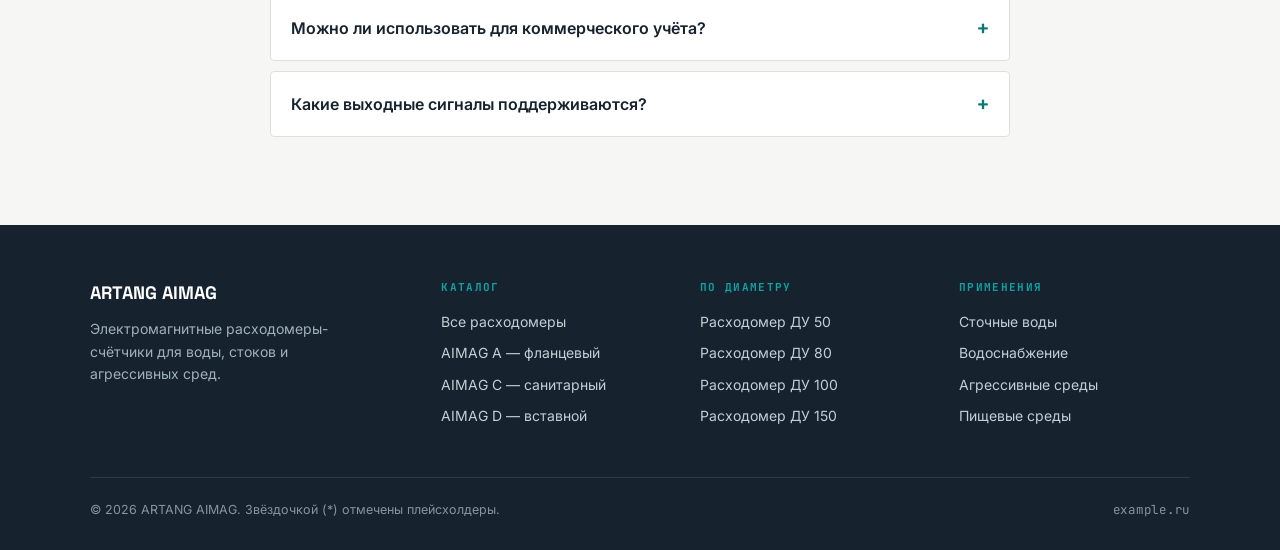
<file: elektromagnitnye-rashodomery/index.html>
<!DOCTYPE html>
<html lang="ru">
<head>
<meta charset="utf-8">
<meta name="viewport" content="width=device-width, initial-scale=1">
<title>Электромагнитные расходомеры — каталог, расходомер-счётчик воды | ARTANG AIMAG</title>
<meta name="description" content="Каталог электромагнитных расходомеров ARTANG AIMAG: расходомеры-счётчики воды и жидкости, фланцевые и вставные, ДУ 15–500. Подбор по модели, диаметру и среде. Характеристики и цена.">
<link rel="canonical" href="https://example.ru/elektromagnitnye-rashodomery/">
<link rel="icon" href="../assets/favicon.svg" type="image/svg+xml">
<meta property="og:type" content="website">
<meta property="og:locale" content="ru_RU">
<meta property="og:title" content="Каталог электромагнитных расходомеров ARTANG AIMAG">
<meta property="og:description" content="Расходомеры-счётчики воды и жидкости: фланцевые и вставные, ДУ 15–500.">
<meta property="og:url" content="https://example.ru/elektromagnitnye-rashodomery/">
<link rel="preconnect" href="https://fonts.googleapis.com">
<link rel="preconnect" href="https://fonts.gstatic.com" crossorigin>
<link href="https://fonts.googleapis.com/css2?family=Space+Grotesk:wght@500;600;700&family=Inter:wght@400;500;600&family=JetBrains+Mono:wght@400;500;600&display=swap" rel="stylesheet">
<link rel="stylesheet" href="../assets/site.css">
<script type="application/ld+json">
{"@context":"https://schema.org","@graph":[
 {"@type":"CollectionPage","@id":"https://example.ru/elektromagnitnye-rashodomery/#page","url":"https://example.ru/elektromagnitnye-rashodomery/","name":"Электромагнитные расходомеры — каталог","inLanguage":"ru","isPartOf":{"@id":"https://example.ru/#website"}},
 {"@type":"BreadcrumbList","itemListElement":[
   {"@type":"ListItem","position":1,"name":"Главная","item":"https://example.ru/"},
   {"@type":"ListItem","position":2,"name":"Электромагнитные расходомеры","item":"https://example.ru/elektromagnitnye-rashodomery/"}]},
 {"@type":"FAQPage","mainEntity":[
   {"@type":"Question","name":"Чем электромагнитный расходомер отличается от ультразвукового?","acceptedAnswer":{"@type":"Answer","text":"Электромагнитный измеряет расход проводящих жидкостей по наведённой ЭДС и устойчив к загрязнённой среде и стокам. Ультразвуковой чувствителен к пузырькам и взвесям, но работает и на непроводящих средах."}},
   {"@type":"Question","name":"Какую минимальную проводимость среды нужно для измерения?","acceptedAnswer":{"@type":"Answer","text":"Как правило от 5 мкСм/см. Питьевая и сточная вода, растворы и пульпы этому условию удовлетворяют; деионизированная вода и нефтепродукты — нет."}}]}
]}
</script>
</head>
<body>

<header class="site-head">
  <div class="wrap row">
    <a class="brand" href="../"><svg class="mark" viewBox="0 0 32 32" aria-hidden="true"><rect width="32" height="32" rx="6" fill="#16232e"/><path d="M4 16h6l2.5-6 4 13 3-9 2 4h6" fill="none" stroke="#0fa3a3" stroke-width="2.4" stroke-linecap="round" stroke-linejoin="round"/><circle cx="16" cy="16" r="11.5" fill="none" stroke="#2c4150" stroke-width="1.4"/></svg><span>ARTANG&nbsp;AIMAG<small>электромагнитные расходомеры</small></span></a>
    <button class="burger" aria-label="Меню" onclick="document.getElementById('nav').classList.toggle('open')">☰</button>
    <nav class="nav" id="nav">
      <a href="../elektromagnitnye-rashodomery/">Каталог</a>
      <a href="../elektromagnitnye-rashodomery/#modeli">Модели</a>
      <a href="../elektromagnitnye-rashodomery/#diametry">По диаметру</a>
      <a href="../elektromagnitnye-rashodomery/#primeneniya">Применения</a>
      <a href="../#kontakty">Контакты</a>
      <a class="head-cta" href="../#zapros">Запросить цену</a>
    </nav>
  </div>
</header>

<div class="wrap"><nav class="crumbs"><a href="../">Главная</a> / <span>Электромагнитные расходомеры</span></nav></div>

<main>
  <section class="section" style="padding-top:8px">
    <div class="wrap">
      <div class="sec-head" style="max-width:72ch">
        <span class="eyebrow">Каталог</span>
        <h1 style="font-size:clamp(28px,4.4vw,44px);font-family:var(--f-disp);font-weight:600">Электромагнитные расходомеры-счётчики</h1>
        <p>Полная линейка ARTANG AIMAG для измерения расхода воды, жидкостей и сточных вод. Подберите прибор по модели, диаметру условного прохода или по среде применения.</p>
      </div>
    </div>
  </section>

  <section class="section" style="padding-top:0" id="diametry">
    <div class="wrap">
      <nav class="du-scale" aria-label="Выбор по ДУ">
        <div class="lbl"><span>Подбор по диаметру ДУ, мм →</span><span>выше спрос ⌁</span></div>
        <div class="du-track">
          <a class="du-chip" href="../du-50/?d=15"><b>15</b><span>ДУ 15</span></a>
          <a class="du-chip" href="../du-50/?d=20"><b>20</b><span>ДУ 20</span></a>
          <a class="du-chip" href="../du-50/?d=25"><b>25</b><span>ДУ 25</span></a>
          <a class="du-chip hot" href="../du-50/"><b>50</b><span>ДУ 50</span></a>
          <a class="du-chip" href="../du-50/?d=65"><b>65</b><span>ДУ 65</span></a>
          <a class="du-chip hot" href="../du-50/?d=80"><b>80</b><span>ДУ 80</span></a>
          <a class="du-chip" href="../du-50/?d=100"><b>100</b><span>ДУ 100</span></a>
          <a class="du-chip hot" href="../du-50/?d=150"><b>150</b><span>ДУ 150</span></a>
          <a class="du-chip" href="../du-50/?d=200"><b>200</b><span>ДУ 200</span></a>
          <a class="du-chip" href="../du-50/?d=300"><b>300</b><span>ДУ 300</span></a>
        </div>
      </nav>
    </div>
  </section>

  <section class="section alt" id="modeli" style="margin-top:-1px">
    <div class="wrap">
      <div class="sec-head"><span class="eyebrow">8 исполнений</span><h2>Модели расходомеров</h2></div>
      <div class="grid grid-3">
        <a class="card" href="../aimag-a/"><span class="code">AIMAG · A</span><h3>AIMAG A — фланцевый</h3><p class="desc">Базовое фланцевое исполнение для воды и сточных вод.</p><div class="specs"><span>ДУ <b>15–500</b></span><span>фланец</span></div><span class="more">Карточка →</span></a>
        <a class="card" href="../aimag-a/"><span class="code">AIMAG · C</span><h3>AIMAG C — санитарный</h3><p class="desc">Гигиеническое исполнение для молока, напитков и пищевых сред.</p><div class="specs"><span>ДУ <b>15–150</b></span><span>clamp</span></div><span class="more">Карточка →</span></a>
        <a class="card" href="../aimag-a/"><span class="code">AIMAG · D</span><h3>AIMAG D — вставной</h3><p class="desc">Погружной датчик для больших диаметров и врезки без остановки.</p><div class="specs"><span>ДУ <b>200–2000</b></span><span>insertion</span></div><span class="more">Карточка →</span></a>
        <a class="card" href="../aimag-a/"><span class="code">AIMAG · E</span><h3>AIMAG E — взрывозащищённый</h3><p class="desc">Исполнение Ex для опасных зон и взрывоопасных производств.</p><div class="specs"><span>ДУ <b>25–300</b></span><span>Ex</span></div><span class="more">Карточка →</span></a>
        <a class="card" href="../aimag-a/"><span class="code">AIMAG · G</span><h3>AIMAG G — для агрессивных сред</h3><p class="desc">Футеровка PFA/PTFE, электроды из спецсплавов под кислоты и щёлочи.</p><div class="specs"><span>ДУ <b>15–300</b></span><span>PFA</span></div><span class="more">Карточка →</span></a>
        <a class="card" href="../aimag-a/"><span class="code">AIMAG · H</span><h3>AIMAG H — высокотемпературный</h3><p class="desc">Для сред с повышенной температурой и теплоносителей.</p><div class="specs"><span>ДУ <b>15–300</b></span><span>до 180°C*</span></div><span class="more">Карточка →</span></a>
        <a class="card" href="../aimag-a/"><span class="code">AIMAG · I</span><h3>AIMAG I — компактный</h3><p class="desc">Моноблок для малых ДУ и ограниченного монтажного пространства.</p><div class="specs"><span>ДУ <b>15–80</b></span><span>моноблок</span></div><span class="more">Карточка →</span></a>
        <a class="card" href="../aimag-a/"><span class="code">AIMAG · S</span><h3>AIMAG S — шламовый</h3><p class="desc">Для абразивных пульп, шламов и сильно загрязнённых сред.</p><div class="specs"><span>ДУ <b>50–500</b></span><span>abrasion</span></div><span class="more">Карточка →</span></a>
        <a class="card" href="../rashodomer-stochnyh-vod/" style="border-style:dashed;justify-content:center;align-items:center;text-align:center"><span class="more" style="color:var(--signal-dp)">Подбор по среде →</span><p class="desc" style="flex:none;margin-top:6px">Не знаете, какое исполнение нужно? Подберём по задаче.</p></a>
      </div>
    </div>
  </section>

  <section class="section" id="primeneniya">
    <div class="wrap">
      <div class="sec-head"><span class="eyebrow">По среде и отрасли</span><h2>Применения</h2></div>
      <div class="grid grid-2">
        <a class="app" href="../rashodomer-stochnyh-vod/"><span class="ico"><svg width="22" height="22" viewBox="0 0 24 24" fill="none" stroke="currentColor" stroke-width="1.8"><path d="M12 3s6 6 6 11a6 6 0 1 1-12 0c0-5 6-11 6-11z"/></svg></span><div><h3>Сточные воды и канализация</h3><p>Учёт стоков на КНС и очистных. Рекомендуем AIMAG A / S.</p></div></a>
        <a class="app" href="../rashodomer-stochnyh-vod/"><span class="ico"><svg width="22" height="22" viewBox="0 0 24 24" fill="none" stroke="currentColor" stroke-width="1.8"><path d="M3 12h18M3 6h18M3 18h18"/></svg></span><div><h3>Водоснабжение</h3><p>Коммерческий учёт ХВС/ГВС. Рекомендуем AIMAG A.</p></div></a>
        <a class="app" href="../rashodomer-stochnyh-vod/"><span class="ico"><svg width="22" height="22" viewBox="0 0 24 24" fill="none" stroke="currentColor" stroke-width="1.8"><path d="M12 2v20M5 8l7-6 7 6"/></svg></span><div><h3>Агрессивные среды</h3><p>Кислоты, щёлочи, реагенты. Рекомендуем AIMAG G.</p></div></a>
        <a class="app" href="../rashodomer-stochnyh-vod/"><span class="ico"><svg width="22" height="22" viewBox="0 0 24 24" fill="none" stroke="currentColor" stroke-width="1.8"><circle cx="12" cy="12" r="9"/><path d="M12 7v5l3 2"/></svg></span><div><h3>Пищевые производства</h3><p>Молоко, напитки, CIP. Рекомендуем AIMAG C.</p></div></a>
      </div>
    </div>
  </section>

  <section class="section alt">
    <div class="wrap prose">
      <h2>Как выбрать электромагнитный расходомер</h2>
      <p>Выбор прибора начинается с трёх параметров: диаметр условного прохода (ДУ), измеряемая среда и диапазон расхода. ДУ определяет типоразмер и присоединение; среда — материал футеровки и электродов; диапазон расхода — корректность работы в нижней и верхней части шкалы.</p>
      <h3>Шаги подбора</h3>
      <ul>
        <li><b>ДУ.</b> Определите диаметр трубопровода — это базовый фильтр. Удобнее всего <a href="../du-50/">выбрать по диаметру</a>.</li>
        <li><b>Среда.</b> Вода и стоки — стандартное исполнение; агрессивные среды — футеровка PFA; пищевые — санитарное исполнение.</li>
        <li><b>Монтаж.</b> Фланцевое исполнение для большинства задач, вставное — для больших ДУ и врезки без остановки.</li>
        <li><b>Учёт.</b> Для коммерческого учёта нужен прибор из Госреестра СИ и поверка.</li>
      </ul>
      <p>Если задача нетиповая — <a href="../#zapros">пришлите параметры</a>, подберём исполнение.</p>
    </div>
  </section>

  <section class="section">
    <div class="wrap" style="max-width:820px">
      <div class="sec-head"><span class="eyebrow">FAQ</span><h2>Частые вопросы</h2></div>
      <div class="faq">
        <details><summary>Чем электромагнитный расходомер отличается от ультразвукового?</summary><div class="ans">Электромагнитный измеряет расход проводящих жидкостей по наведённой ЭДС и устойчив к загрязнённой среде и стокам. Ультразвуковой чувствителен к пузырькам и взвесям, зато работает и на непроводящих средах.</div></details>
        <details><summary>Какая минимальная проводимость среды нужна?</summary><div class="ans">Как правило от 5 мкСм/см. Питьевая и сточная вода, растворы и пульпы подходят; деионизированная вода и нефтепродукты — нет.</div></details>
        <details><summary>Можно ли использовать для коммерческого учёта?</summary><div class="ans">Да, при наличии действующей поверки и внесении типа в Госреестр СИ. Конкретные сведения уточняйте при заказе.</div></details>
        <details><summary>Какие выходные сигналы поддерживаются?</summary><div class="ans">Типовой набор — токовый выход 4–20 мА, импульсный/частотный выход и цифровой интерфейс RS-485 (Modbus). Точную конфигурацию указывайте в запросе.</div></details>
      </div>
    </div>
  </section>
</main>

<footer class="site-foot">
  <div class="wrap">
    <div class="foot-grid">
      <div><div class="foot-brand">ARTANG AIMAG</div><p style="margin-top:10px;font-size:14px;max-width:30ch">Электромагнитные расходомеры-счётчики для воды, стоков и агрессивных сред.</p></div>
      <div><h4>Каталог</h4><a href="../elektromagnitnye-rashodomery/">Все расходомеры</a><a href="../aimag-a/">AIMAG A — фланцевый</a><a href="../elektromagnitnye-rashodomery/#modeli">AIMAG C — санитарный</a><a href="../elektromagnitnye-rashodomery/#modeli">AIMAG D — вставной</a></div>
      <div><h4>По диаметру</h4><a href="../du-50/">Расходомер ДУ 50</a><a href="../du-50/?d=80">Расходомер ДУ 80</a><a href="../du-50/?d=100">Расходомер ДУ 100</a><a href="../du-50/?d=150">Расходомер ДУ 150</a></div>
      <div><h4>Применения</h4><a href="../rashodomer-stochnyh-vod/">Сточные воды</a><a href="../rashodomer-stochnyh-vod/">Водоснабжение</a><a href="../rashodomer-stochnyh-vod/">Агрессивные среды</a><a href="../rashodomer-stochnyh-vod/">Пищевые среды</a></div>
    </div>
    <div class="foot-bot"><span>© 2026 ARTANG AIMAG. Звёздочкой (*) отмечены плейсхолдеры.</span><span class="mono">example.ru</span></div>
  </div>
</footer>
</body>
</html>
</file>
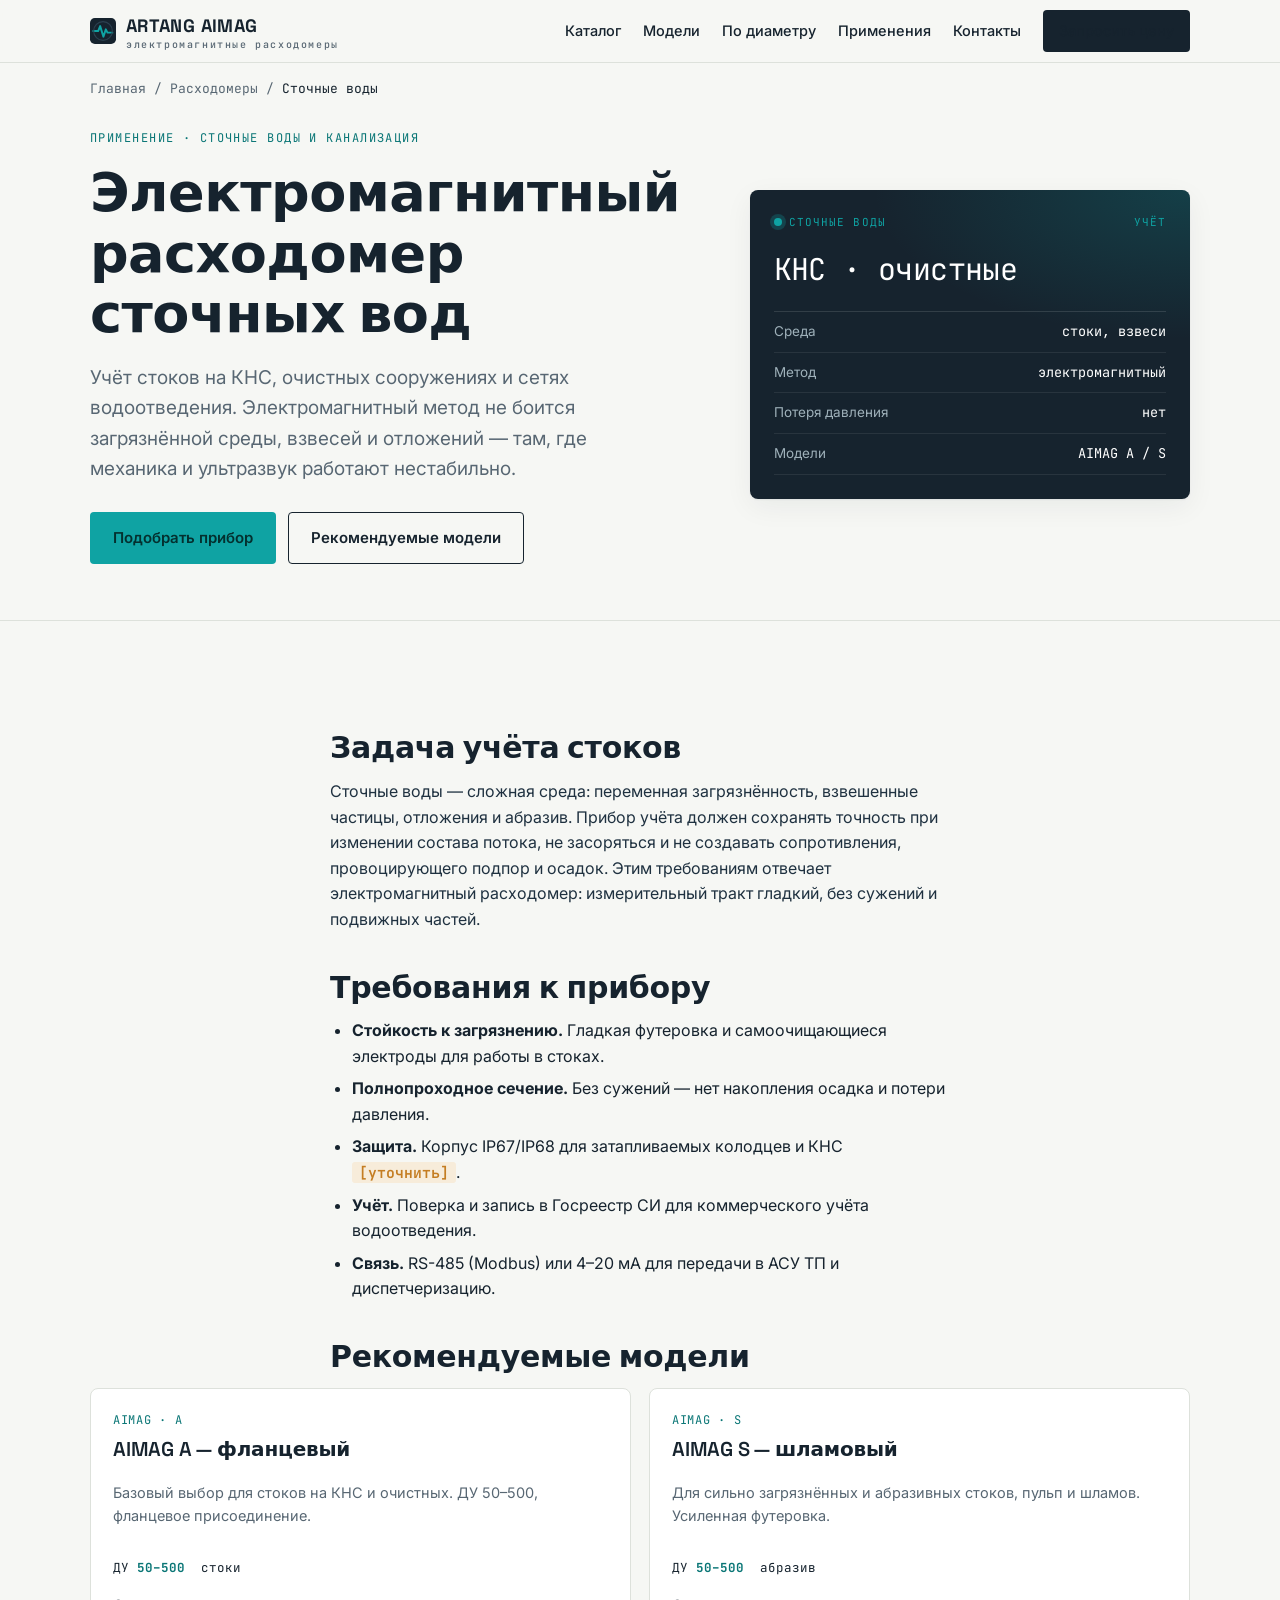
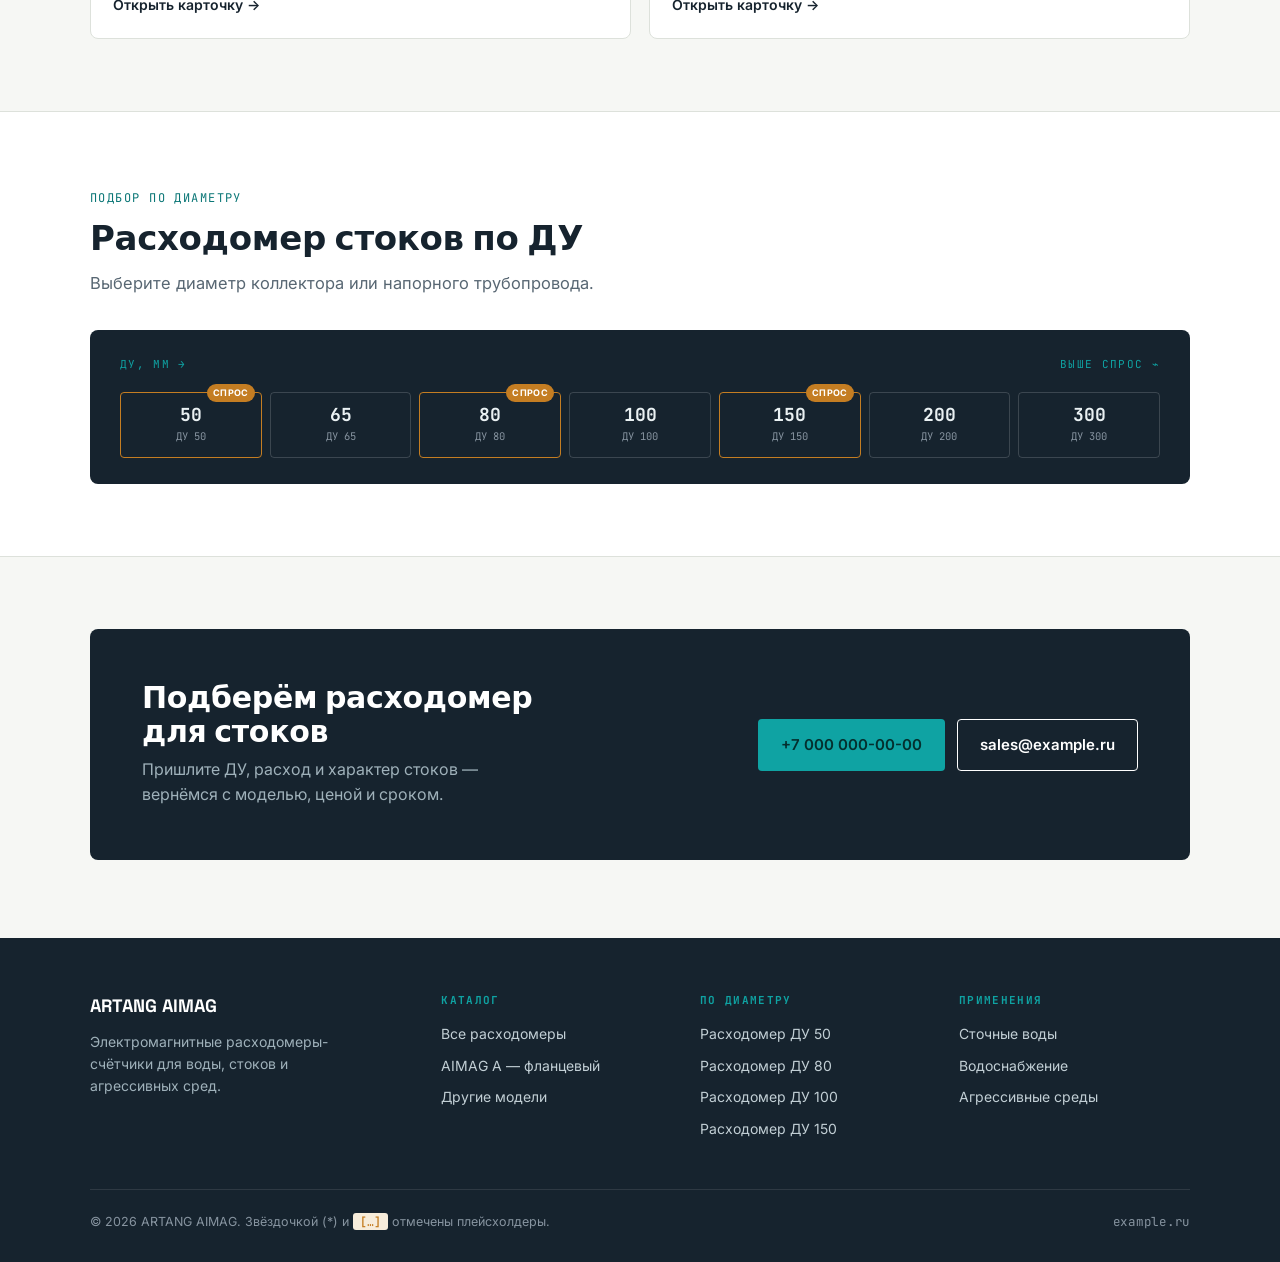
<file: rashodomer-stochnyh-vod/index.html>
<!DOCTYPE html>
<html lang="ru">
<head>
<meta charset="utf-8">
<meta name="viewport" content="width=device-width, initial-scale=1">
<title>Электромагнитный расходомер сточных вод и канализации — подбор | ARTANG AIMAG</title>
<meta name="description" content="Электромагнитный расходомер сточных вод: учёт стоков на КНС, очистных и водоканале. Требования к прибору, рекомендованные модели ARTANG AIMAG, подбор по ДУ и цена.">
<link rel="canonical" href="https://example.ru/rashodomer-stochnyh-vod/">
<link rel="icon" href="../assets/favicon.svg" type="image/svg+xml">
<meta property="og:type" content="website">
<meta property="og:locale" content="ru_RU">
<meta property="og:title" content="Расходомер сточных вод — ARTANG AIMAG">
<meta property="og:description" content="Электромагнитный учёт стоков на КНС и очистных. Подбор модели и ДУ.">
<meta property="og:url" content="https://example.ru/rashodomer-stochnyh-vod/">
<link rel="preconnect" href="https://fonts.googleapis.com">
<link rel="preconnect" href="https://fonts.gstatic.com" crossorigin>
<link href="https://fonts.googleapis.com/css2?family=Space+Grotesk:wght@500;600;700&family=Inter:wght@400;500;600&family=JetBrains+Mono:wght@400;500;600&display=swap" rel="stylesheet">
<link rel="stylesheet" href="../assets/site.css">
<script type="application/ld+json">
{"@context":"https://schema.org","@graph":[
 {"@type":"BreadcrumbList","itemListElement":[
   {"@type":"ListItem","position":1,"name":"Главная","item":"https://example.ru/"},
   {"@type":"ListItem","position":2,"name":"Электромагнитные расходомеры","item":"https://example.ru/elektromagnitnye-rashodomery/"},
   {"@type":"ListItem","position":3,"name":"Расходомер сточных вод","item":"https://example.ru/rashodomer-stochnyh-vod/"}]}
]}
</script>
</head>
<body>

<header class="site-head">
  <div class="wrap row">
    <a class="brand" href="../"><svg class="mark" viewBox="0 0 32 32" aria-hidden="true"><rect width="32" height="32" rx="6" fill="#16232e"/><path d="M4 16h6l2.5-6 4 13 3-9 2 4h6" fill="none" stroke="#0fa3a3" stroke-width="2.4" stroke-linecap="round" stroke-linejoin="round"/><circle cx="16" cy="16" r="11.5" fill="none" stroke="#2c4150" stroke-width="1.4"/></svg><span>ARTANG&nbsp;AIMAG<small>электромагнитные расходомеры</small></span></a>
    <button class="burger" aria-label="Меню" onclick="document.getElementById('nav').classList.toggle('open')">☰</button>
    <nav class="nav" id="nav">
      <a href="../elektromagnitnye-rashodomery/">Каталог</a>
      <a href="../elektromagnitnye-rashodomery/#modeli">Модели</a>
      <a href="../elektromagnitnye-rashodomery/#diametry">По диаметру</a>
      <a href="../elektromagnitnye-rashodomery/#primeneniya">Применения</a>
      <a href="../#kontakty">Контакты</a>
      <a class="head-cta" href="#zapros">Запросить цену</a>
    </nav>
  </div>
</header>

<div class="wrap"><nav class="crumbs"><a href="../">Главная</a> / <a href="../elektromagnitnye-rashodomery/">Расходомеры</a> / <span>Сточные воды</span></nav></div>

<main>
  <section class="hero" style="padding-top:8px">
    <div class="wrap hero-grid">
      <div>
        <span class="eyebrow">Применение · сточные воды и канализация</span>
        <h1>Электромагнитный расходомер сточных вод</h1>
        <p class="lede">Учёт стоков на КНС, очистных сооружениях и сетях водоотведения. Электромагнитный метод не боится загрязнённой среды, взвесей и отложений — там, где механика и ультразвук работают нестабильно.</p>
        <div class="hero-cta">
          <a class="btn btn-primary" href="#zapros">Подобрать прибор</a>
          <a class="btn btn-ghost" href="#modeli">Рекомендуемые модели</a>
        </div>
      </div>
      <aside class="readout" aria-label="Условия применения">
        <div class="rd-top"><span><span class="rd-dot"></span>сточные воды</span><span>учёт</span></div>
        <div class="rd-main mono" style="font-size:clamp(22px,3.4vw,30px)">КНС · очистные</div>
        <div class="rd-rows">
          <div class="rd-row"><span class="k">Среда</span><span class="v">стоки, взвеси</span></div>
          <div class="rd-row"><span class="k">Метод</span><span class="v">электромагнитный</span></div>
          <div class="rd-row"><span class="k">Потеря давления</span><span class="v">нет</span></div>
          <div class="rd-row"><span class="k">Модели</span><span class="v">AIMAG A / S</span></div>
        </div>
      </aside>
    </div>
  </section>

  <section class="section">
    <div class="wrap prose">
      <h2>Задача учёта стоков</h2>
      <p>Сточные воды — сложная среда: переменная загрязнённость, взвешенные частицы, отложения и абразив. Прибор учёта должен сохранять точность при изменении состава потока, не засоряться и не создавать сопротивления, провоцирующего подпор и осадок. Этим требованиям отвечает электромагнитный расходомер: измерительный тракт гладкий, без сужений и подвижных частей.</p>
      <h2>Требования к прибору</h2>
      <ul>
        <li><b>Стойкость к загрязнению.</b> Гладкая футеровка и самоочищающиеся электроды для работы в стоках.</li>
        <li><b>Полнопроходное сечение.</b> Без сужений — нет накопления осадка и потери давления.</li>
        <li><b>Защита.</b> Корпус IP67/IP68 для затапливаемых колодцев и КНС <span class="ph">[уточнить]</span>.</li>
        <li><b>Учёт.</b> Поверка и запись в Госреестр СИ для коммерческого учёта водоотведения.</li>
        <li><b>Связь.</b> RS-485 (Modbus) или 4–20 мА для передачи в АСУ ТП и диспетчеризацию.</li>
      </ul>
      <h2>Рекомендуемые модели</h2>
    </div>
    <div class="wrap" style="margin-top:8px" id="modeli">
      <div class="grid grid-2">
        <a class="card" href="../aimag-a/"><span class="code">AIMAG · A</span><h3>AIMAG A — фланцевый</h3><p class="desc">Базовый выбор для стоков на КНС и очистных. ДУ 50–500, фланцевое присоединение.</p><div class="specs"><span>ДУ <b>50–500</b></span><span>стоки</span></div><span class="more">Открыть карточку →</span></a>
        <a class="card" href="../aimag-a/"><span class="code">AIMAG · S</span><h3>AIMAG S — шламовый</h3><p class="desc">Для сильно загрязнённых и абразивных стоков, пульп и шламов. Усиленная футеровка.</p><div class="specs"><span>ДУ <b>50–500</b></span><span>абразив</span></div><span class="more">Открыть карточку →</span></a>
      </div>
    </div>
  </section>

  <section class="section alt">
    <div class="wrap">
      <div class="sec-head"><span class="eyebrow">Подбор по диаметру</span><h2>Расходомер стоков по ДУ</h2><p>Выберите диаметр коллектора или напорного трубопровода.</p></div>
      <nav class="du-scale" aria-label="ДУ для стоков">
        <div class="lbl"><span>ДУ, мм →</span><span>выше спрос ⌁</span></div>
        <div class="du-track">
          <a class="du-chip hot" href="../du-50/"><b>50</b><span>ДУ 50</span></a>
          <a class="du-chip" href="../du-50/?d=65"><b>65</b><span>ДУ 65</span></a>
          <a class="du-chip hot" href="../du-50/?d=80"><b>80</b><span>ДУ 80</span></a>
          <a class="du-chip" href="../du-50/?d=100"><b>100</b><span>ДУ 100</span></a>
          <a class="du-chip hot" href="../du-50/?d=150"><b>150</b><span>ДУ 150</span></a>
          <a class="du-chip" href="../du-50/?d=200"><b>200</b><span>ДУ 200</span></a>
          <a class="du-chip" href="../du-50/?d=300"><b>300</b><span>ДУ 300</span></a>
        </div>
      </nav>
    </div>
  </section>

  <section class="section" id="zapros">
    <div class="wrap"><div class="cta-band">
      <div><h2>Подберём расходомер для стоков</h2><p>Пришлите ДУ, расход и характер стоков — вернёмся с моделью, ценой и сроком.</p></div>
      <div style="display:flex;gap:12px;flex-wrap:wrap">
        <a class="btn btn-primary" href="tel:+70000000000">+7 000 000-00-00</a>
        <a class="btn btn-ghost" style="color:#fff;border-color:#fff" href="mailto:sales@example.ru">sales@example.ru</a>
      </div>
    </div></div>
  </section>
</main>

<footer class="site-foot">
  <div class="wrap">
    <div class="foot-grid">
      <div><div class="foot-brand">ARTANG AIMAG</div><p style="margin-top:10px;font-size:14px;max-width:30ch">Электромагнитные расходомеры-счётчики для воды, стоков и агрессивных сред.</p></div>
      <div><h4>Каталог</h4><a href="../elektromagnitnye-rashodomery/">Все расходомеры</a><a href="../aimag-a/">AIMAG A — фланцевый</a><a href="../elektromagnitnye-rashodomery/#modeli">Другие модели</a></div>
      <div><h4>По диаметру</h4><a href="../du-50/">Расходомер ДУ 50</a><a href="../du-50/?d=80">Расходомер ДУ 80</a><a href="../du-50/?d=100">Расходомер ДУ 100</a><a href="../du-50/?d=150">Расходомер ДУ 150</a></div>
      <div><h4>Применения</h4><a href="../rashodomer-stochnyh-vod/">Сточные воды</a><a href="../elektromagnitnye-rashodomery/#primeneniya">Водоснабжение</a><a href="../elektromagnitnye-rashodomery/#primeneniya">Агрессивные среды</a></div>
    </div>
    <div class="foot-bot"><span>© 2026 ARTANG AIMAG. Звёздочкой (*) и <span class="ph">[…]</span> отмечены плейсхолдеры.</span><span class="mono">example.ru</span></div>
  </div>
</footer>
</body>
</html>
</file>
<file: assets/site.css>
/* ARTANG AIMAG — электромагнитные расходомеры · приборная дизайн-система КИПиА */
:root{
  --ink:#16232e;--ink-2:#1f3140;--paper:#f6f7f4;--paper-2:#eef0eb;--card:#ffffff;
  --steel:#586773;--steel-2:#8794a0;--line:#dde1db;
  --signal:#0fa3a3;--signal-dp:#0a7676;--signal-bg:#e3f4f3;
  --amber:#c47d22;--amber-bg:#f7ecda;--danger:#b4452f;
  --maxw:1180px;--gut:clamp(18px,4vw,40px);--r:4px;--r-lg:8px;
  --shadow:0 1px 2px rgba(22,35,46,.06),0 8px 28px rgba(22,35,46,.06);
  --f-disp:"Space Grotesk",system-ui,sans-serif;
  --f-body:"Inter",system-ui,-apple-system,sans-serif;
  --f-mono:"JetBrains Mono",ui-monospace,"SF Mono",Menlo,monospace;
}
*{box-sizing:border-box}
html{scroll-behavior:smooth}
body{margin:0;background:var(--paper);color:var(--ink);font-family:var(--f-body);font-size:16px;line-height:1.6;-webkit-font-smoothing:antialiased;text-rendering:optimizeLegibility}
img{max-width:100%;display:block}
a{color:var(--signal-dp);text-decoration:none}
a:hover{text-decoration:underline}
h1,h2,h3{font-family:var(--f-disp);font-weight:600;line-height:1.12;letter-spacing:-.01em;color:var(--ink);margin:0}
.wrap{max-width:var(--maxw);margin:0 auto;padding-inline:var(--gut)}
.mono{font-family:var(--f-mono);font-variant-numeric:tabular-nums;letter-spacing:-.02em}
.eyebrow{font-family:var(--f-mono);font-size:12px;letter-spacing:.12em;text-transform:uppercase;color:var(--signal-dp)}
.site-head{position:sticky;top:0;z-index:50;background:rgba(246,247,244,.86);backdrop-filter:saturate(1.2) blur(10px);border-bottom:1px solid var(--line)}
.site-head .row{display:flex;align-items:center;gap:24px;height:62px}
.brand{display:flex;align-items:center;gap:10px;font-family:var(--f-disp);font-weight:700;font-size:18px;letter-spacing:.02em;color:var(--ink)}
.brand:hover{text-decoration:none}
.brand .mark{width:26px;height:26px;flex:0 0 auto}
.brand small{font-family:var(--f-mono);font-weight:500;font-size:10px;letter-spacing:.16em;color:var(--steel);display:block;line-height:1}
.nav{display:flex;gap:22px;margin-left:auto;align-items:center}
.nav a{color:var(--ink);font-size:14.5px;font-weight:500}
.nav a:hover{color:var(--signal-dp);text-decoration:none}
.head-cta{display:inline-flex;align-items:center;gap:8px;background:var(--ink);color:#fff;padding:9px 16px;border-radius:var(--r);font-size:14px;font-weight:600}
.head-cta:hover{background:var(--signal-dp);text-decoration:none}
.burger{display:none;margin-left:auto;background:none;border:1px solid var(--line);border-radius:var(--r);width:40px;height:38px;cursor:pointer;color:var(--ink);font-size:18px}
.btn{display:inline-flex;align-items:center;gap:9px;font-weight:600;font-size:15px;padding:13px 22px;border-radius:var(--r);border:1px solid transparent;cursor:pointer;transition:.15s}
.btn-primary{background:var(--signal);color:#04302f}
.btn-primary:hover{background:var(--signal-dp);color:#fff;text-decoration:none}
.btn-ghost{background:transparent;color:var(--ink);border-color:var(--ink)}
.btn-ghost:hover{background:var(--ink);color:#fff;text-decoration:none}
.hero{padding:clamp(40px,7vw,84px) 0 clamp(34px,5vw,56px);border-bottom:1px solid var(--line)}
.hero-grid{display:grid;grid-template-columns:1.15fr .85fr;gap:clamp(28px,5vw,64px);align-items:center}
.hero h1{font-size:clamp(32px,5.2vw,54px);margin:14px 0 0}
.hero p.lede{font-size:clamp(16px,2vw,19px);color:var(--steel);max-width:46ch;margin:18px 0 0}
.hero-cta{display:flex;gap:12px;flex-wrap:wrap;margin-top:28px}
.hero-meta{display:flex;gap:28px;margin-top:30px;flex-wrap:wrap}
.hero-meta b{font-family:var(--f-disp);font-size:22px;display:block;color:var(--ink)}
.hero-meta span{font-size:12.5px;color:var(--steel)}
.readout{background:var(--ink);color:#dfe7ea;border-radius:var(--r-lg);padding:24px;box-shadow:var(--shadow);position:relative;overflow:hidden}
.readout::before{content:"";position:absolute;inset:0;background:radial-gradient(120% 80% at 100% 0%,rgba(15,163,163,.22),transparent 60%)}
.readout .rd-top{display:flex;justify-content:space-between;align-items:center;position:relative;font-family:var(--f-mono);font-size:11px;letter-spacing:.1em;text-transform:uppercase;color:var(--signal)}
.readout .rd-dot{width:8px;height:8px;border-radius:50%;background:var(--signal);box-shadow:0 0 0 4px rgba(15,163,163,.25);display:inline-block;margin-right:7px;animation:pulse 2.4s ease-in-out infinite}
@keyframes pulse{0%,100%{opacity:1}50%{opacity:.35}}
.readout .rd-main{position:relative;font-family:var(--f-mono);font-size:clamp(30px,5vw,42px);color:#fff;margin:14px 0 2px;font-variant-numeric:tabular-nums}
.readout .rd-unit{font-size:.42em;color:var(--signal);margin-left:6px}
.readout .rd-rows{position:relative;margin-top:18px;border-top:1px solid rgba(255,255,255,.12)}
.rd-row{display:flex;justify-content:space-between;padding:9px 0;border-bottom:1px solid rgba(255,255,255,.08);font-size:13.5px}
.rd-row .k{color:#9fb1ba}
.rd-row .v{font-family:var(--f-mono);color:#fff}
.section{padding:clamp(44px,6vw,72px) 0}
.section.alt{background:var(--card);border-block:1px solid var(--line)}
.sec-head{max-width:62ch;margin-bottom:34px}
.sec-head h2{font-size:clamp(24px,3.4vw,34px);margin-top:10px}
.sec-head p{color:var(--steel);margin:12px 0 0;font-size:16.5px}
.du-scale{background:var(--ink);border-radius:var(--r-lg);padding:26px clamp(18px,3vw,30px);color:#cdd8dd}
.du-scale .lbl{font-family:var(--f-mono);font-size:11px;letter-spacing:.12em;text-transform:uppercase;color:var(--signal);margin-bottom:18px;display:flex;justify-content:space-between}
.du-track{display:flex;gap:8px;flex-wrap:wrap}
.du-chip{flex:1 1 78px;min-width:72px;text-align:center;border:1px solid rgba(255,255,255,.16);border-radius:var(--r);padding:13px 8px;color:#eaf1f3;font-family:var(--f-mono);transition:.15s;position:relative}
.du-chip:hover{background:var(--signal);color:#04302f;border-color:var(--signal);text-decoration:none}
.du-chip b{display:block;font-size:18px;line-height:1}
.du-chip span{font-size:10.5px;color:var(--steel-2);display:block;margin-top:4px}
.du-chip:hover span{color:#04302f}
.du-chip.hot{border-color:var(--amber)}
.du-chip.hot::after{content:"спрос";position:absolute;top:-9px;right:6px;background:var(--amber);color:#fff;font-family:var(--f-body);font-size:9px;font-weight:700;letter-spacing:.04em;padding:2px 6px;border-radius:99px;text-transform:uppercase}
.grid{display:grid;gap:18px}
.grid-3{grid-template-columns:repeat(3,1fr)}
.grid-2{grid-template-columns:repeat(2,1fr)}
.card{background:var(--card);border:1px solid var(--line);border-radius:var(--r-lg);padding:22px;transition:.18s;display:flex;flex-direction:column}
.card:hover{border-color:var(--signal);box-shadow:var(--shadow);transform:translateY(-2px);text-decoration:none}
.card .code{font-family:var(--f-mono);font-size:12px;letter-spacing:.06em;color:var(--signal-dp)}
.card h3{font-size:20px;margin:8px 0 6px}
.card .desc{color:var(--steel);font-size:14.5px;flex:1}
.card .specs{display:flex;gap:16px;margin:16px 0;font-family:var(--f-mono);font-size:12.5px;color:var(--ink);flex-wrap:wrap}
.card .specs b{color:var(--signal-dp)}
.card .more{font-weight:600;font-size:14px;color:var(--ink);display:inline-flex;align-items:center;gap:6px}
.card:hover .more{color:var(--signal-dp)}
.app{display:flex;gap:16px;align-items:flex-start;padding:20px;background:var(--card);border:1px solid var(--line);border-radius:var(--r-lg);transition:.15s}
.app:hover{border-color:var(--signal);text-decoration:none}
.app .ico{flex:0 0 auto;width:42px;height:42px;border-radius:var(--r);background:var(--signal-bg);display:grid;place-items:center;color:var(--signal-dp)}
.app h3{font-size:17px;margin-bottom:4px}
.app p{color:var(--steel);font-size:14px;margin:0}
.spec-table{width:100%;border-collapse:collapse;font-size:14.5px}
.spec-table th,.spec-table td{text-align:left;padding:12px 14px;border-bottom:1px solid var(--line)}
.spec-table th{font-weight:600;color:var(--steel);width:42%;font-size:13.5px}
.spec-table td{font-family:var(--f-mono);color:var(--ink)}
.ph{background:var(--amber-bg);color:var(--amber);padding:1px 7px;border-radius:3px;font-family:var(--f-mono);font-size:.92em;font-weight:600}
.trust{display:grid;grid-template-columns:repeat(4,1fr);gap:1px;background:var(--line);border:1px solid var(--line);border-radius:var(--r-lg);overflow:hidden}
.trust>div{background:var(--card);padding:22px}
.trust b{font-family:var(--f-disp);font-size:26px;display:block;color:var(--ink)}
.trust .mono{color:var(--signal-dp)}
.trust span{font-size:13px;color:var(--steel);margin-top:4px;display:block}
.faq details{border:1px solid var(--line);border-radius:var(--r);background:var(--card);margin-bottom:10px;overflow:hidden}
.faq summary{padding:16px 20px;cursor:pointer;font-weight:600;font-size:16px;list-style:none;display:flex;justify-content:space-between;gap:12px;align-items:center}
.faq summary::-webkit-details-marker{display:none}
.faq summary::after{content:"+";font-family:var(--f-mono);color:var(--signal-dp);font-size:20px;flex:0 0 auto}
.faq details[open] summary::after{content:"\2212"}
.faq .ans{padding:0 20px 18px;color:var(--steel);font-size:15px}
.crumbs{font-size:13px;color:var(--steel);padding:16px 0;font-family:var(--f-mono)}
.crumbs a{color:var(--steel)}.crumbs a:hover{color:var(--signal-dp)}
.crumbs span{color:var(--ink)}
.prose{max-width:70ch}
.prose p{margin:0 0 16px;color:var(--ink-2)}
.prose h2{font-size:clamp(22px,3vw,30px);margin:38px 0 14px}
.prose h3{font-size:19px;margin:26px 0 10px}
.prose ul{margin:0 0 16px;padding-left:22px}.prose li{margin-bottom:7px}
.note{background:var(--amber-bg);border:1px solid #e7d3ad;border-left:3px solid var(--amber);border-radius:var(--r);padding:14px 18px;font-size:13.5px;color:#6b4a14;margin:18px 0}
.note b{color:#523808}
.cta-band{background:var(--ink);color:#dfe7ea;border-radius:var(--r-lg);padding:clamp(30px,5vw,52px);display:flex;align-items:center;justify-content:space-between;gap:28px;flex-wrap:wrap}
.cta-band h2{color:#fff;font-size:clamp(22px,3vw,30px);max-width:24ch}
.cta-band p{color:#9fb1ba;margin:8px 0 0;max-width:40ch}
.site-foot{background:var(--ink);color:#9fb1ba;padding:54px 0 30px;margin-top:6px}
.foot-grid{display:grid;grid-template-columns:1.4fr 1fr 1fr 1fr;gap:28px}
.foot-grid h4{font-family:var(--f-mono);font-size:11px;letter-spacing:.12em;text-transform:uppercase;color:var(--signal);margin:0 0 14px}
.foot-grid a{color:#c2cfd5;font-size:14px;display:block;margin-bottom:9px}
.foot-grid a:hover{color:#fff}
.foot-brand{color:#fff;font-family:var(--f-disp);font-weight:700;font-size:18px}
.foot-bot{border-top:1px solid rgba(255,255,255,.1);margin-top:40px;padding-top:22px;display:flex;justify-content:space-between;gap:16px;flex-wrap:wrap;font-size:12.5px;color:var(--steel-2)}
.center{text-align:center}
hr.rule{border:none;border-top:1px solid var(--line);margin:0}
@media (max-width:900px){
  .hero-grid{grid-template-columns:1fr}.grid-3{grid-template-columns:repeat(2,1fr)}
  .foot-grid{grid-template-columns:1fr 1fr}.trust{grid-template-columns:repeat(2,1fr)}
  .nav{display:none}.burger{display:block}
  .nav.open{display:flex;position:absolute;top:62px;left:0;right:0;flex-direction:column;background:var(--paper);border-bottom:1px solid var(--line);padding:16px var(--gut);gap:4px}
  .nav.open a{padding:10px 0;width:100%}.nav.open .head-cta{margin-top:8px}
}
@media (max-width:560px){.grid-3,.grid-2{grid-template-columns:1fr}.trust{grid-template-columns:1fr 1fr}.cta-band{flex-direction:column;align-items:flex-start}}
@media (prefers-reduced-motion:reduce){*{animation:none!important;transition:none!important;scroll-behavior:auto!important}}
:focus-visible{outline:2px solid var(--signal);outline-offset:2px;border-radius:2px}
</file>
